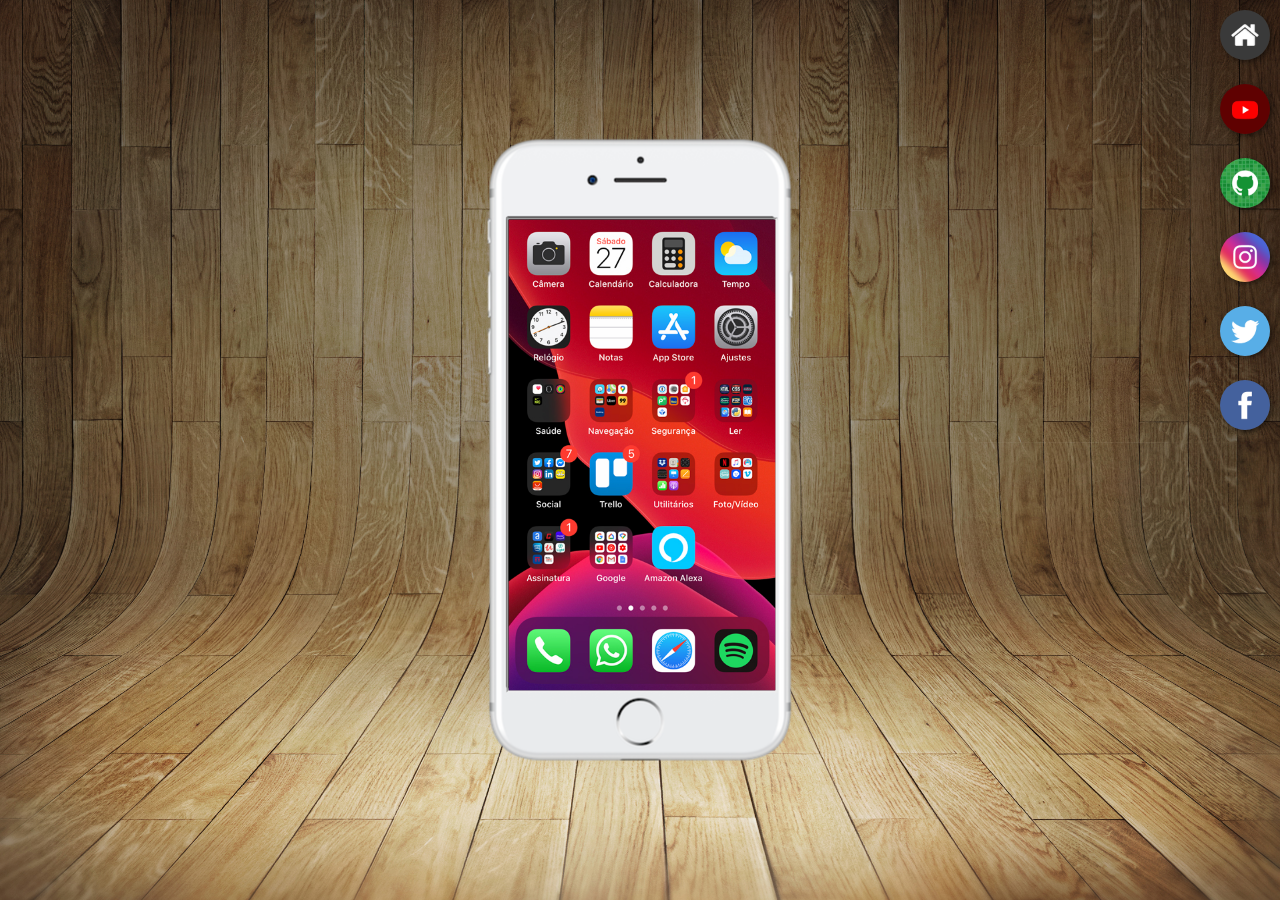
<file: index.html>
<!DOCTYPE html>
<html lang="pt-br">
<head>
    <meta charset="UTF-8">
    <meta name="viewport" content="width=device-width, initial-scale=1.0">
    <title>Projeto Redes Socias</title>
    <link rel="stylesheet" href="estilos/style.css">
    <link rel="shortcut icon" href="imagens/favicon.ico" type="image/x-icon">
</head>
<body>
    <main>
        <section id="telefone">
            <iframe src="home.html" name="tela" id="tela">
                Seu navegador não é compatível com isso.
            </iframe>
        </section>
        <section id="redes-sociais">
            <a href="home.html" target="tela"> <img src="imagens/logo-home.jpg" alt="home"></a><br>
            <a href="youtube.html" target="tela"><img src="imagens/logo-youtube.jpg" alt="YouTube"></a><br>
            <a href="github.html" target="tela"><img src="imagens/logo-github.jpg" alt="GitHub"></a><br>
            <a href="instagram.html" target="tela"> <img src="imagens/logo-instagram.jpg" alt="Instagram"></a><br>
            <a href="twitter.html" target="tela"><img src="imagens/logo-twitter.jpg" alt="Twitter"></a><br>
            <a href="facebool.html" target="tela"> <img src="imagens/logo-facebook.jpg" alt="Facebook"></a><br>
        </section>
    </main>
</body>
</html>
</file>
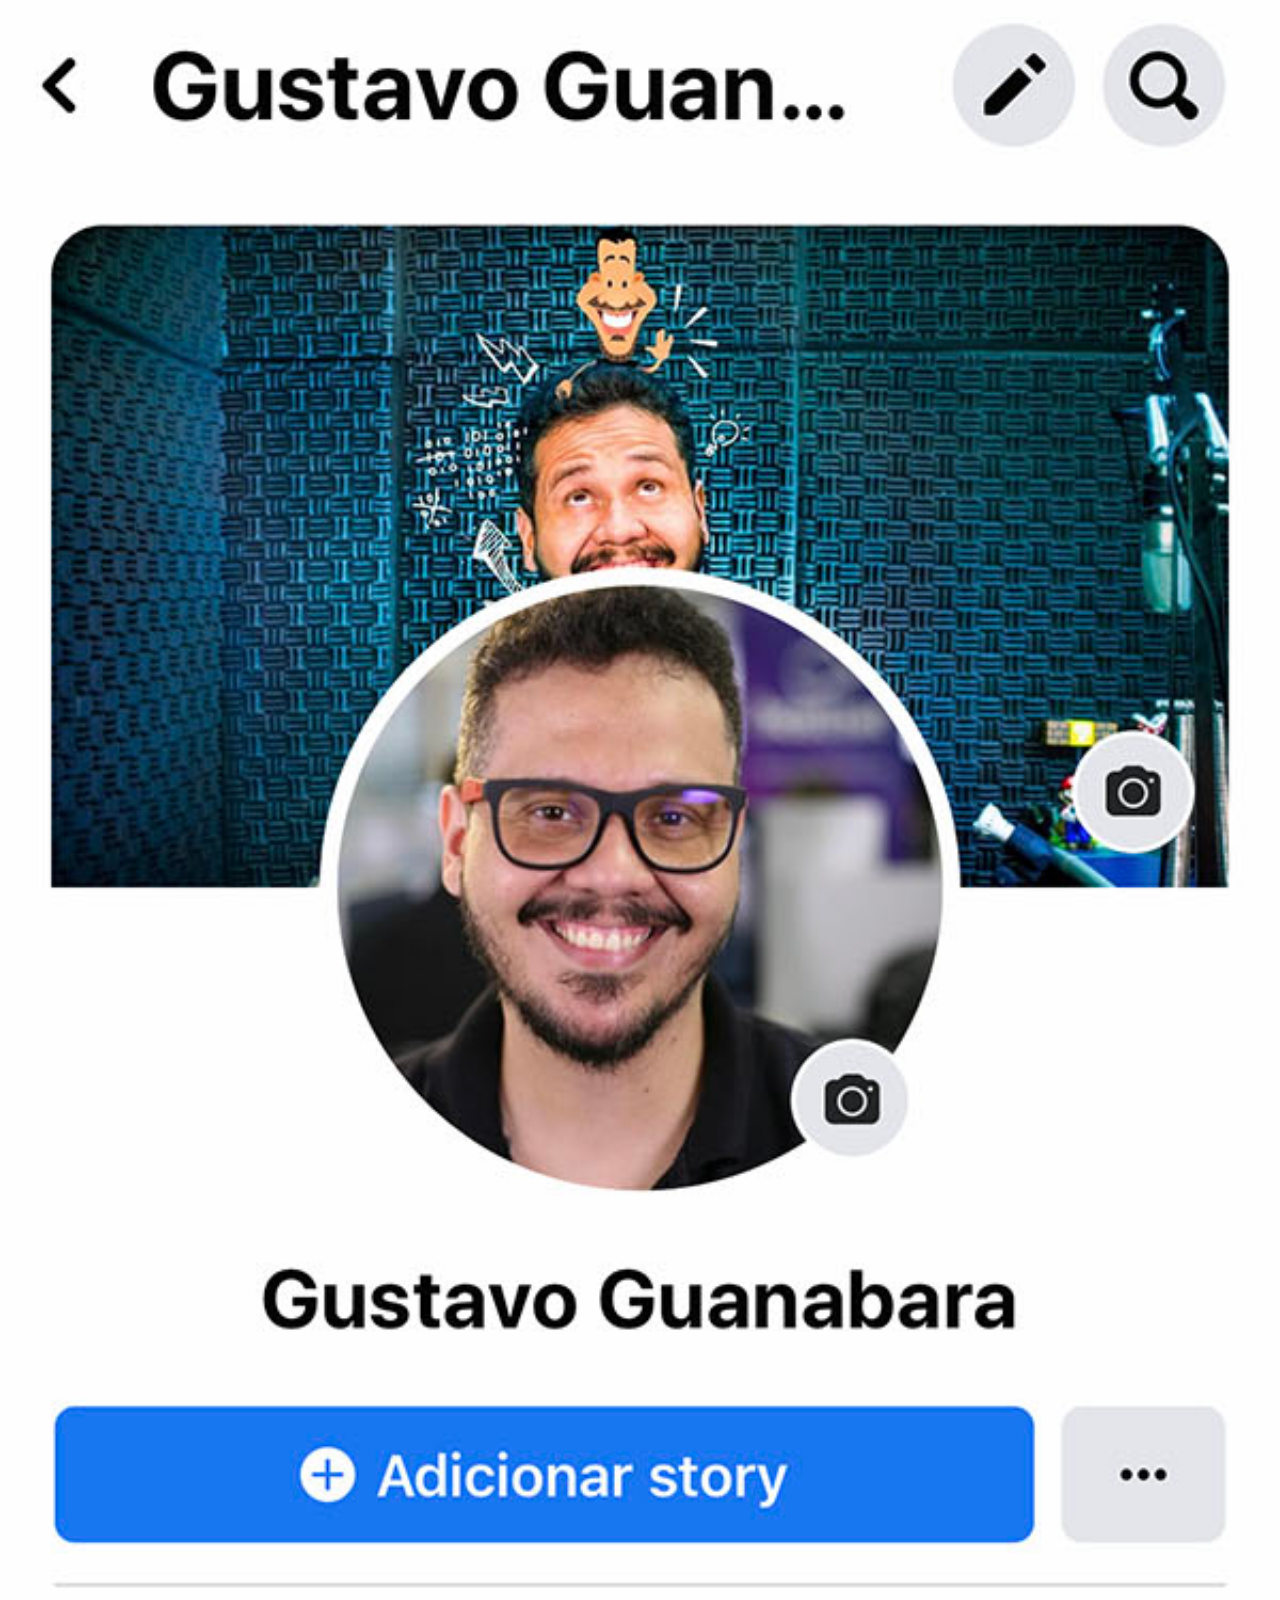
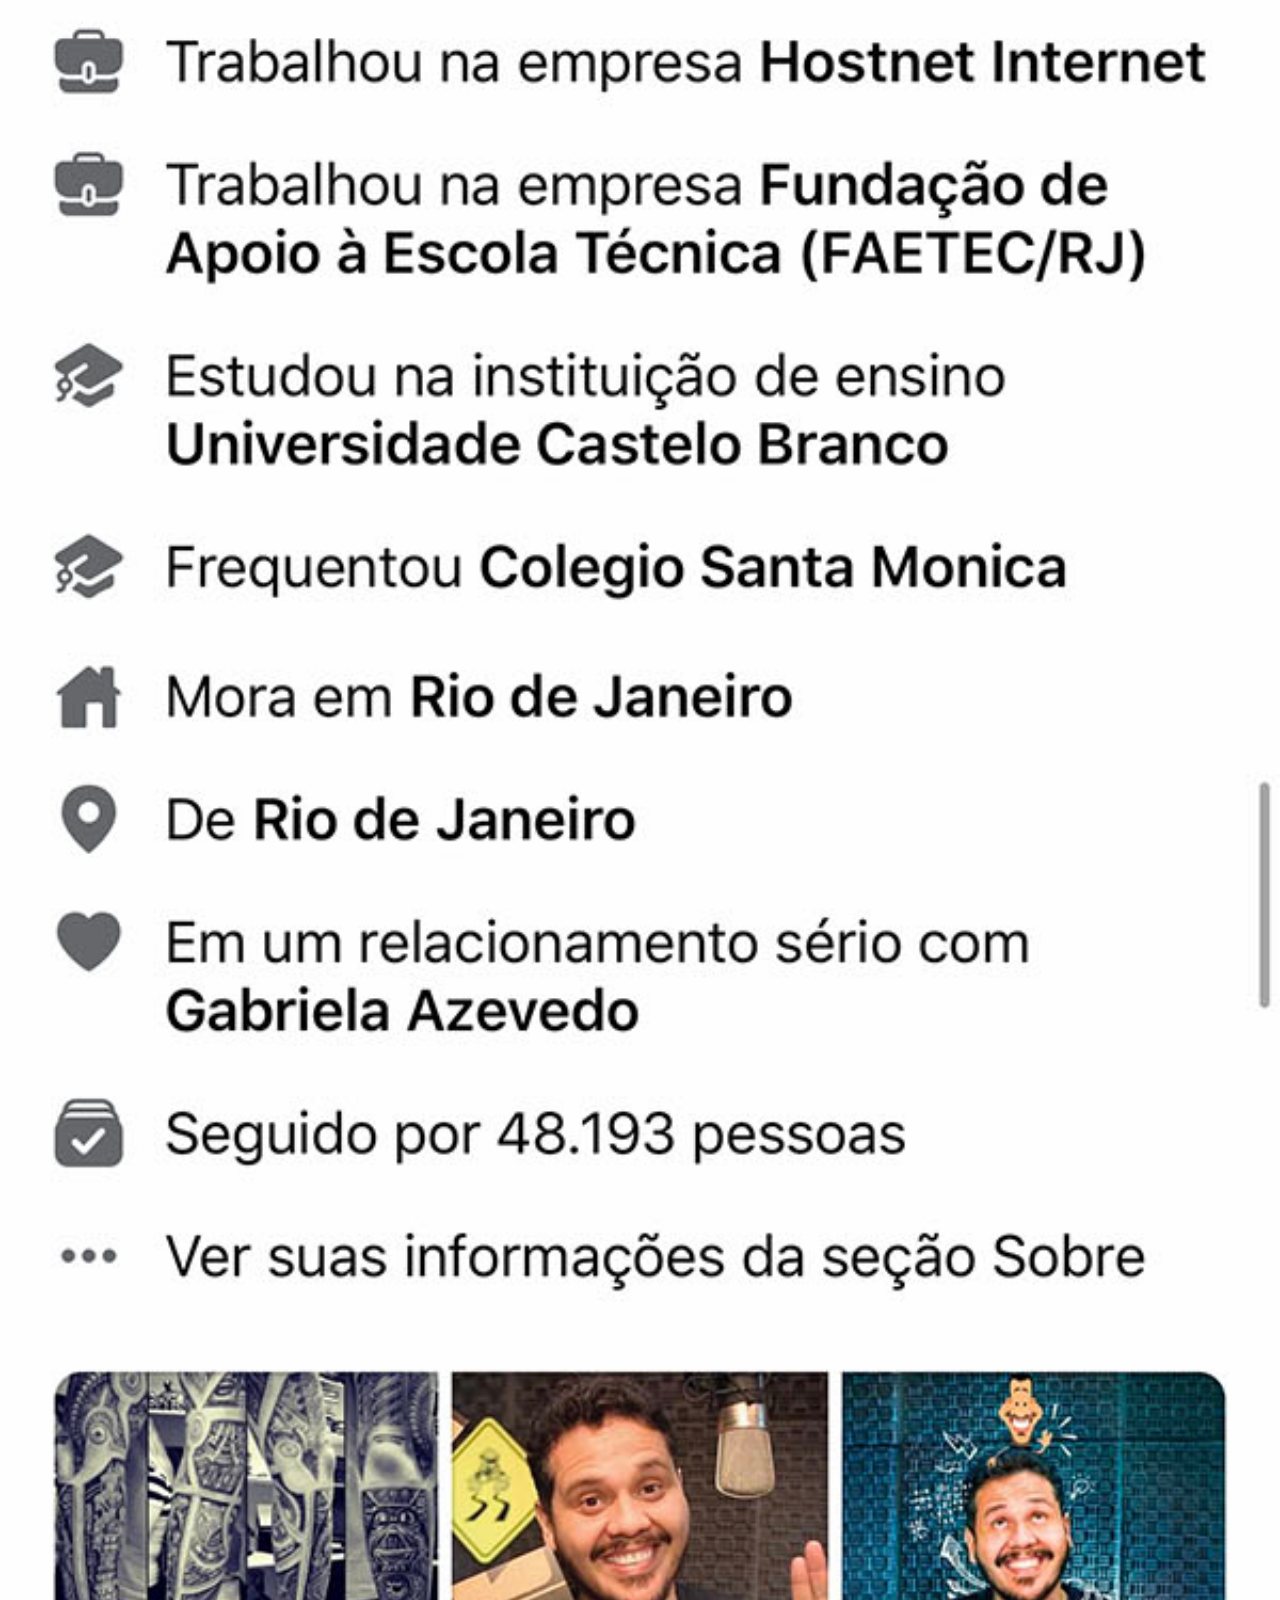
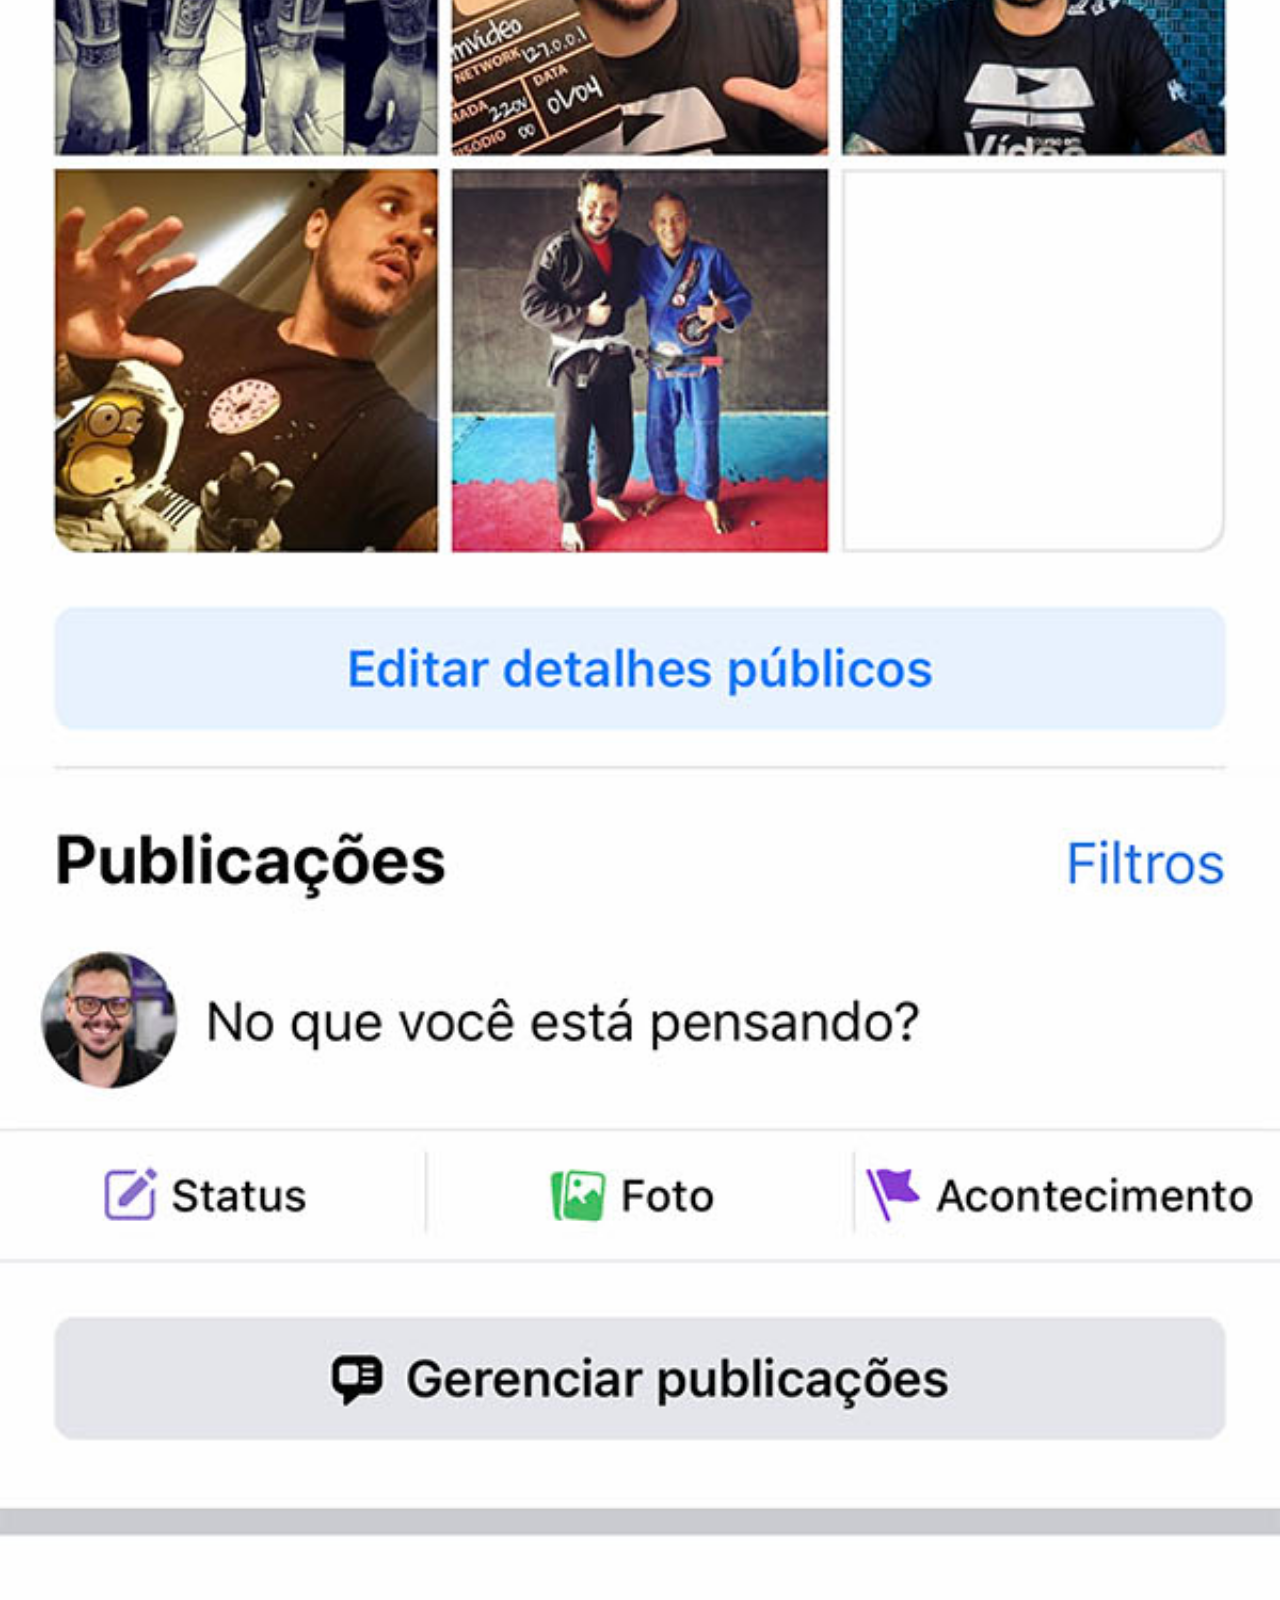
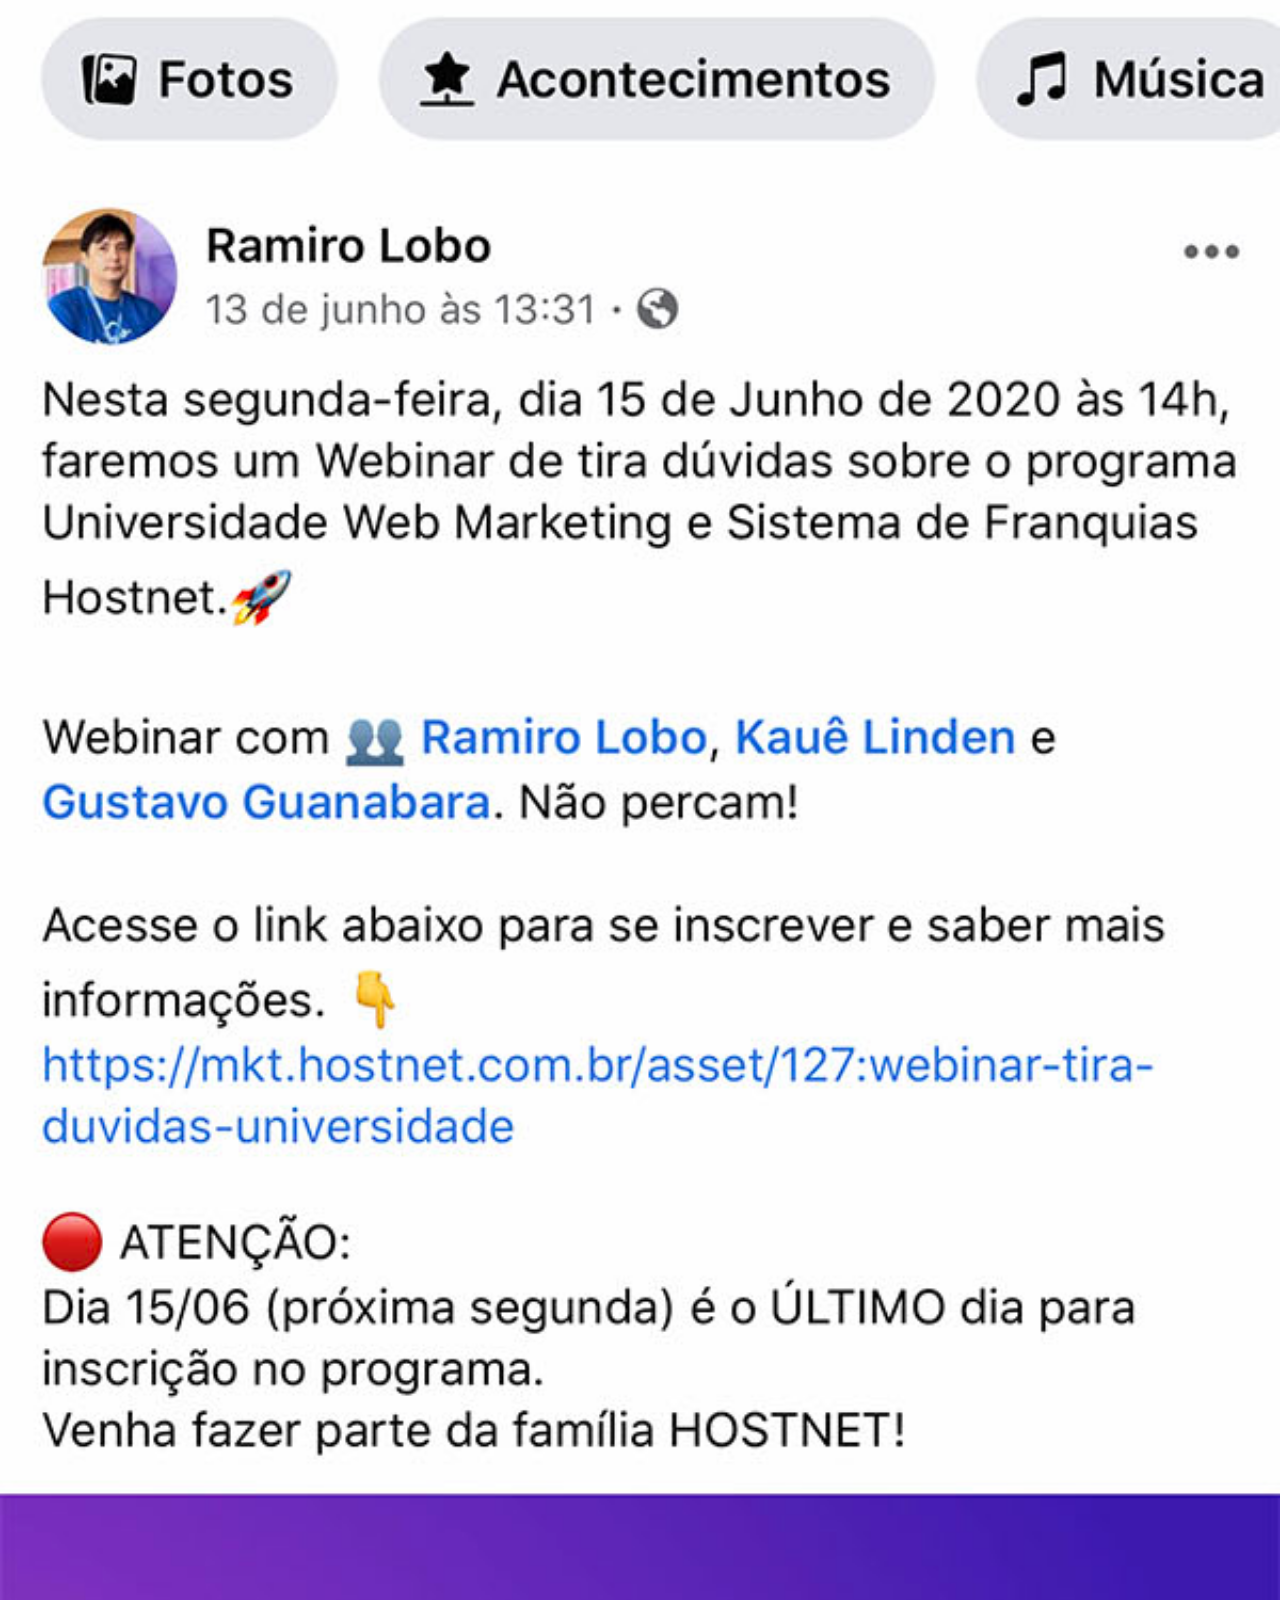
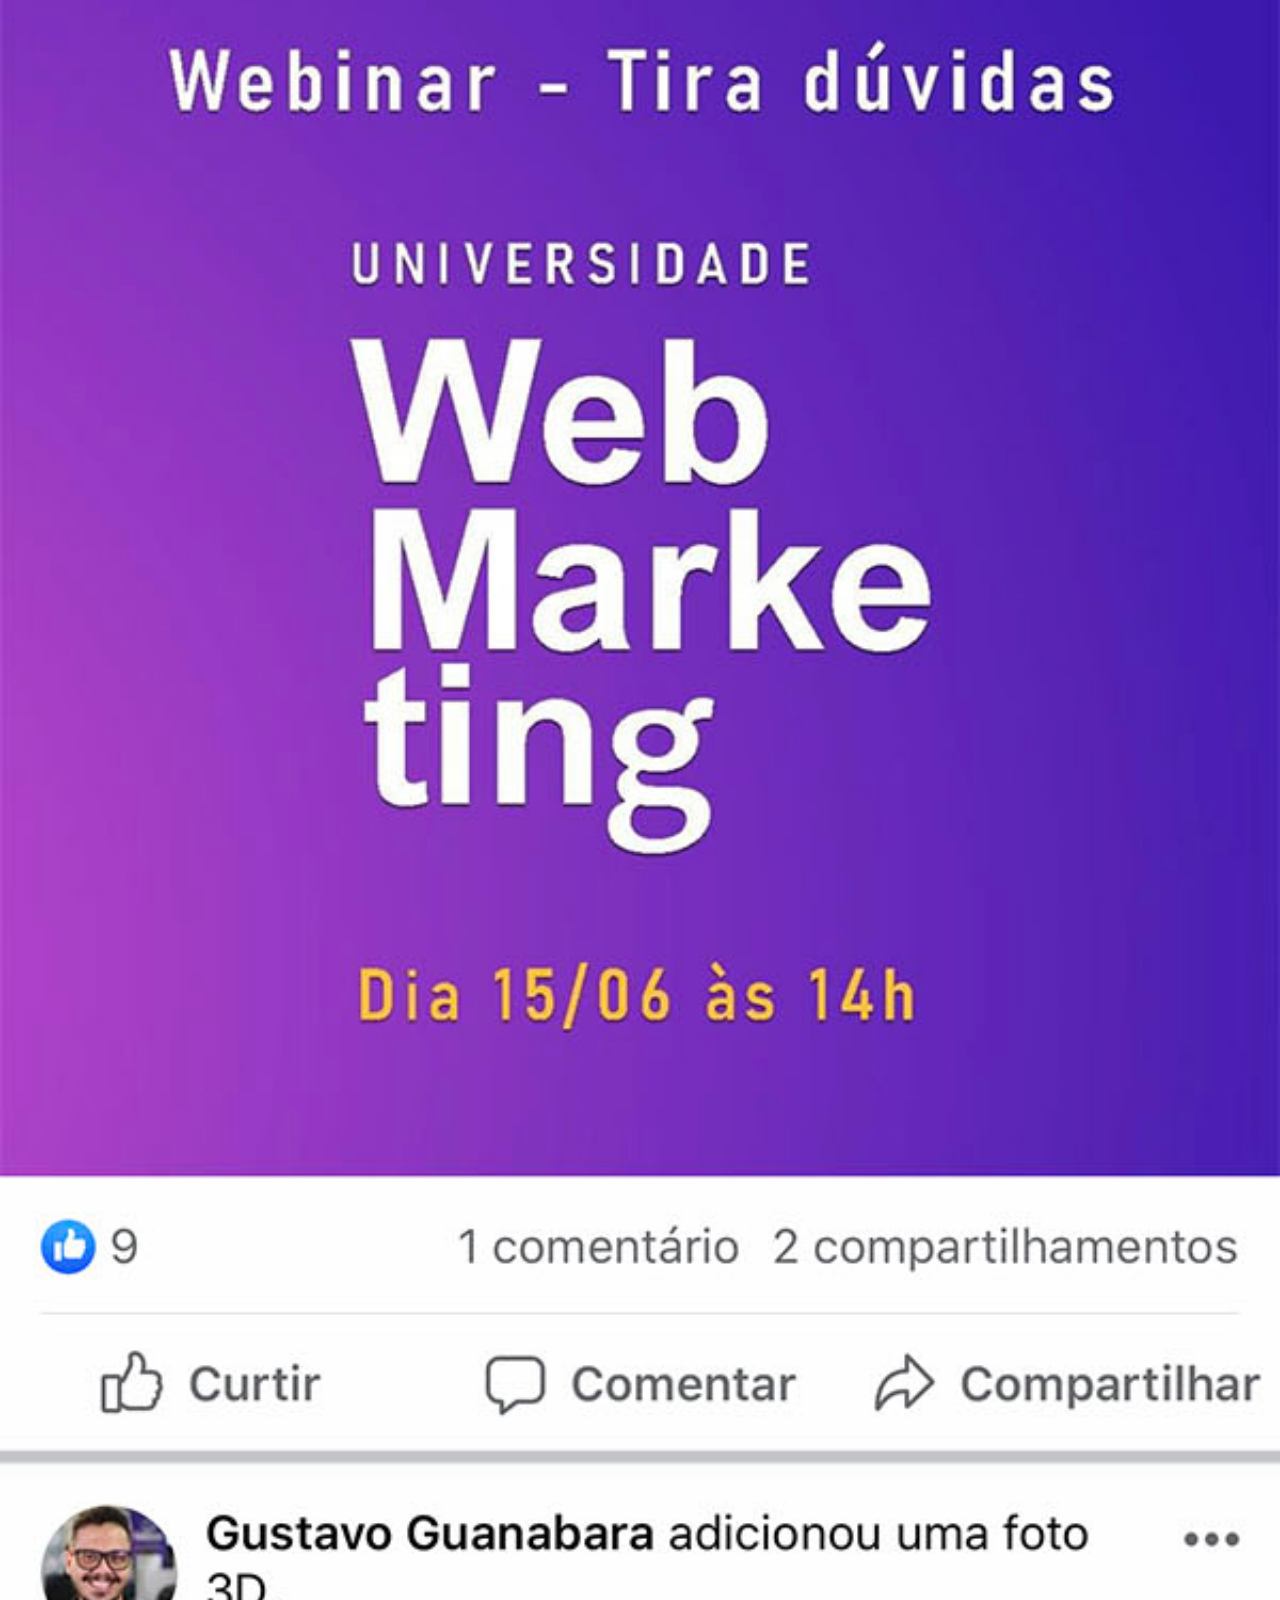
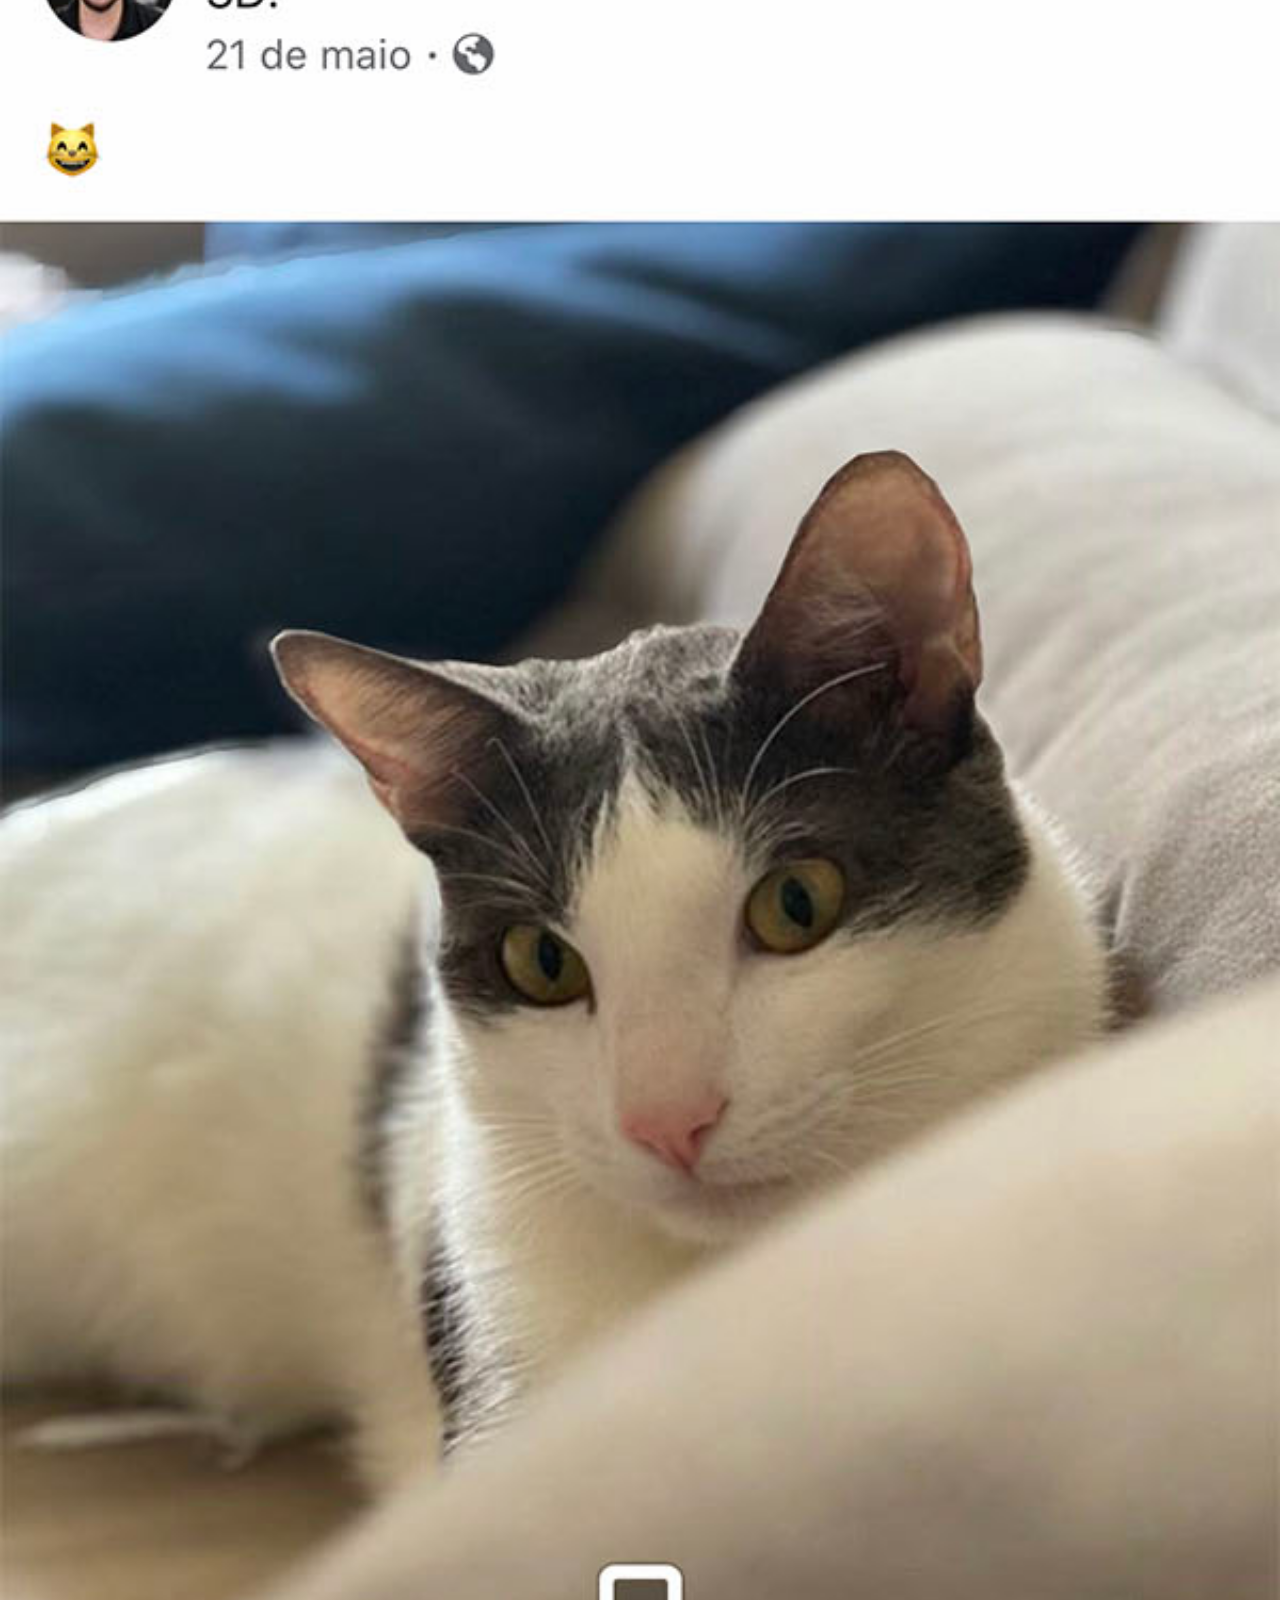
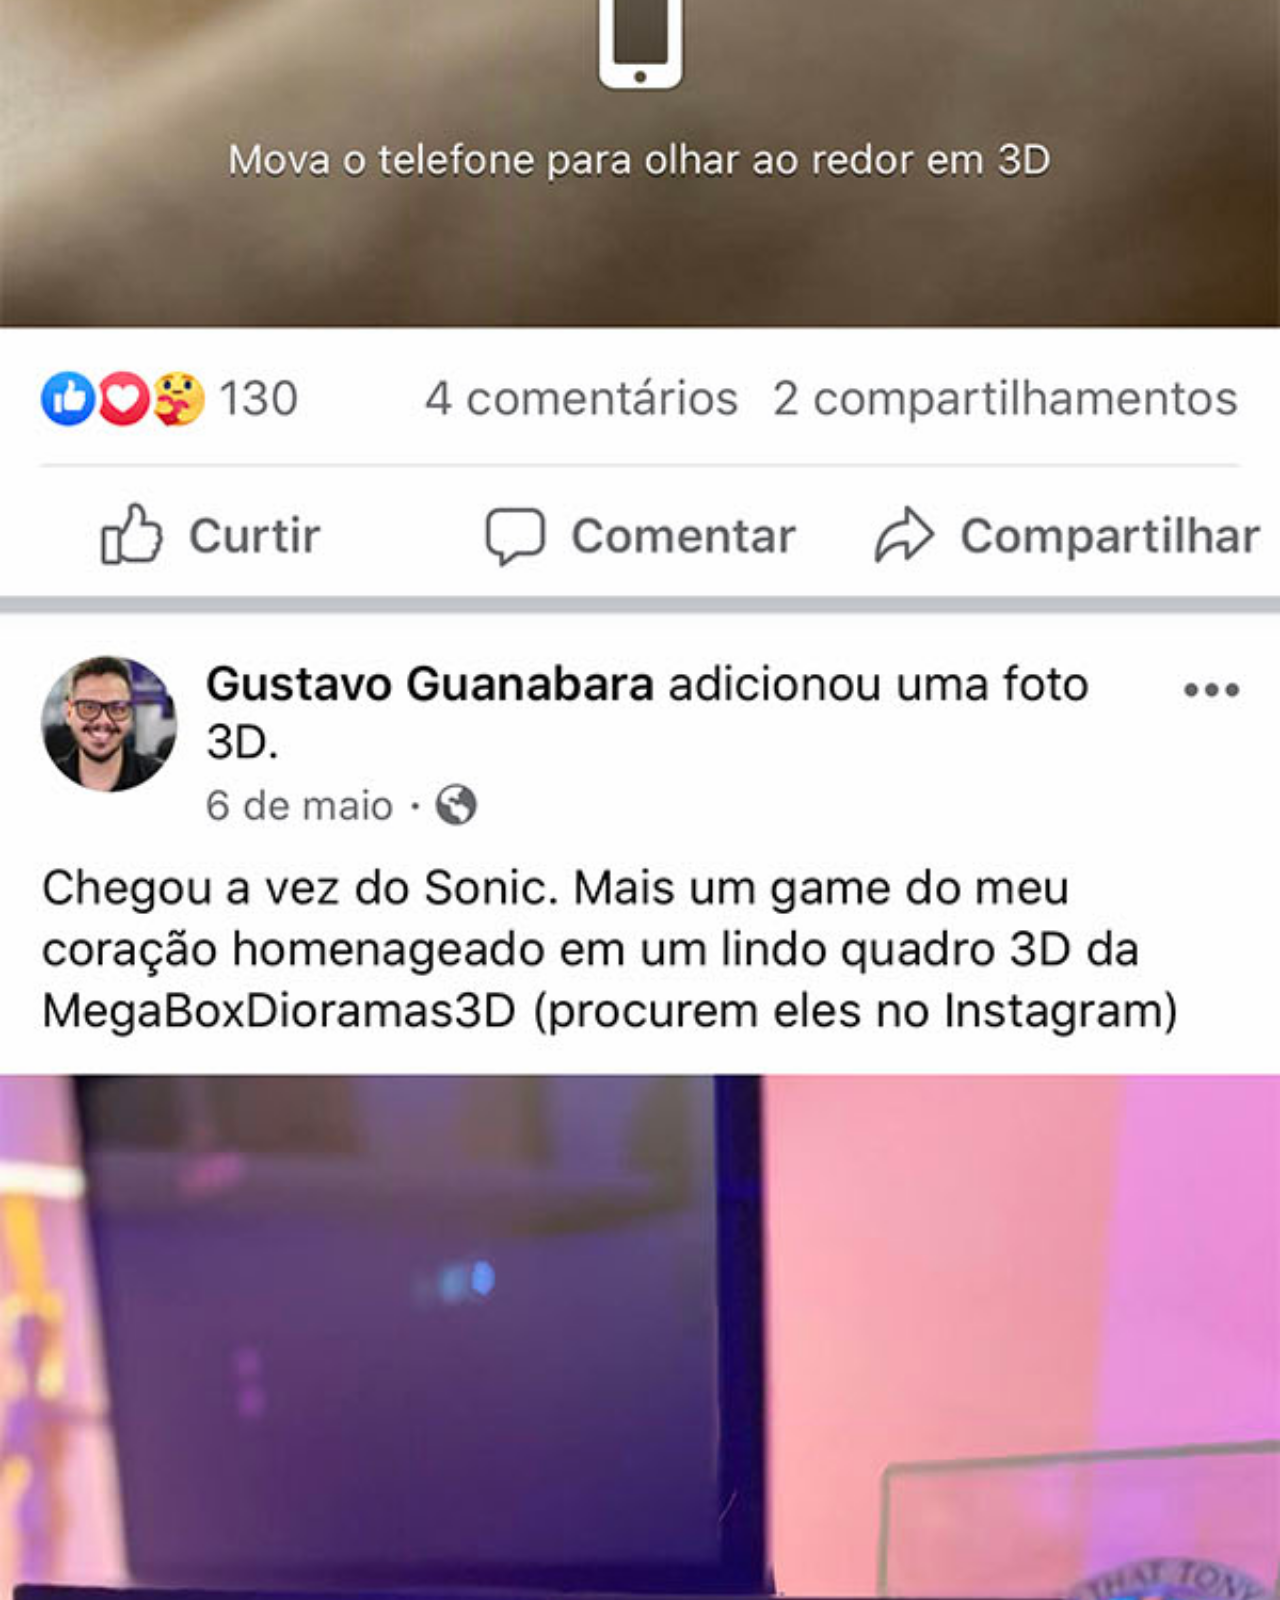
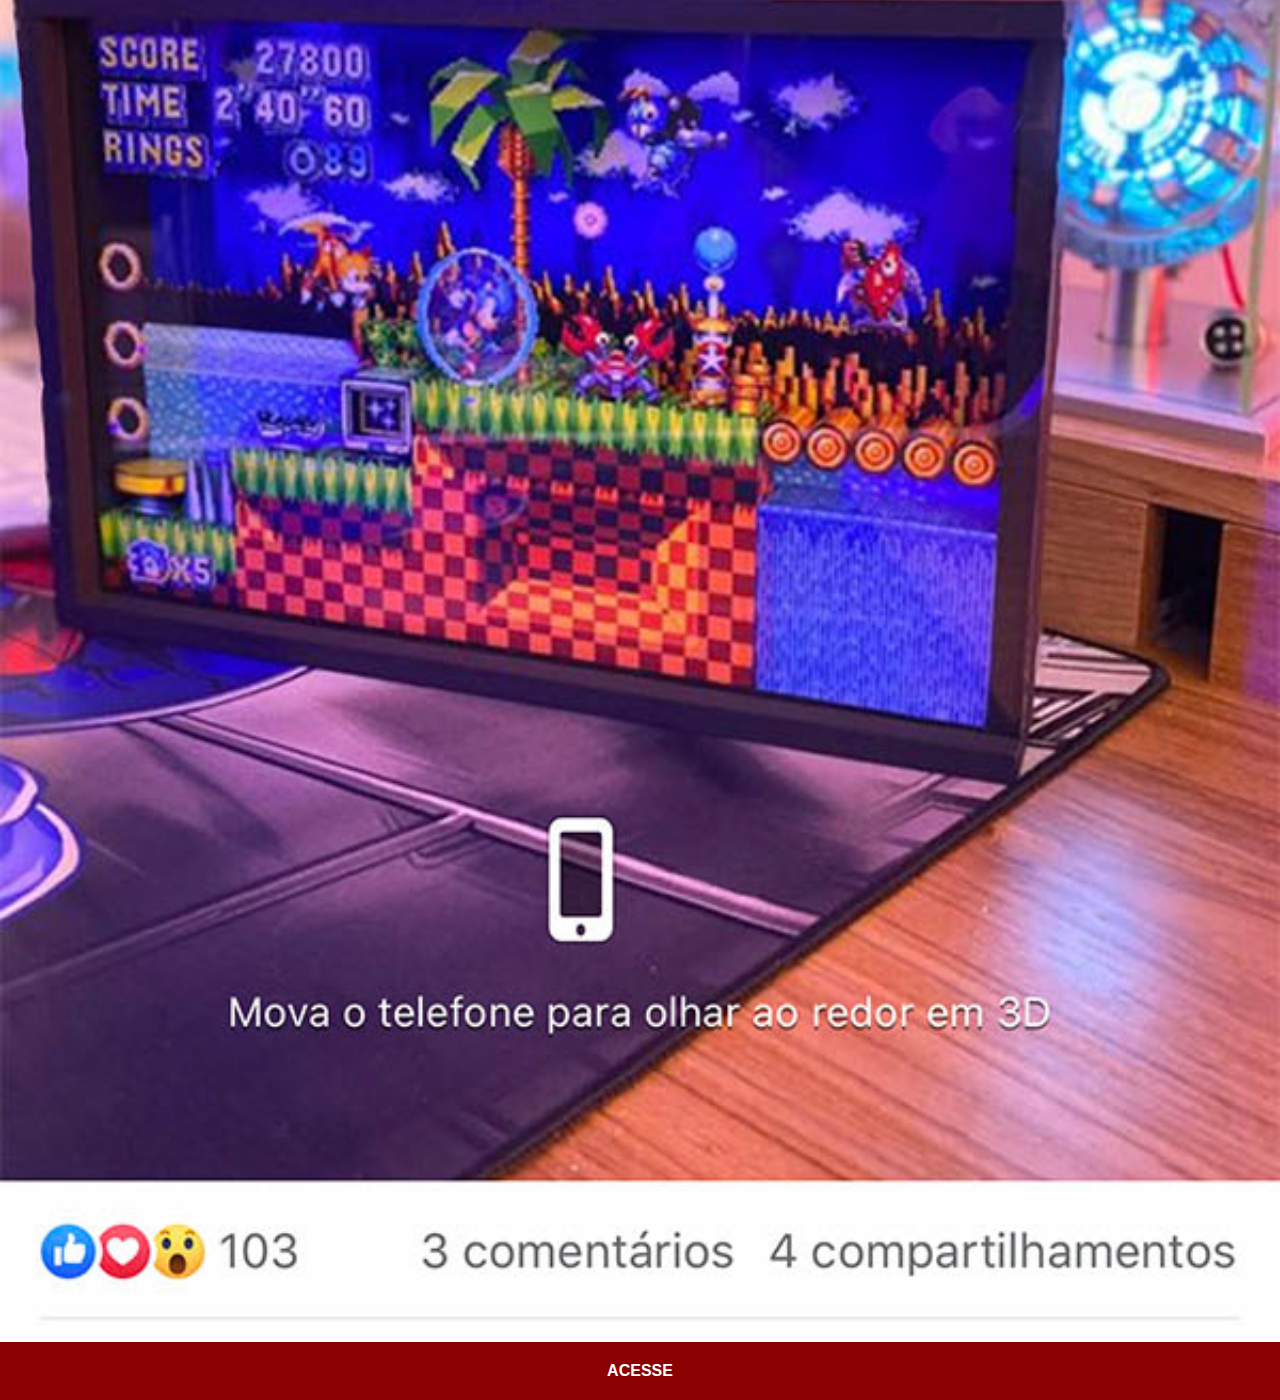
<file: facebool.html>
<!DOCTYPE html>
<html lang="pt-br">
<head>
    <meta charset="UTF-8">
    <meta name="viewport" content="width=device-width, initial-scale=1.0">
    <title>Facebook</title>
    <link rel="stylesheet" href="estilos/social.css">
</head>
<body>
    <img src="imagens/tela-facebook.jpg" alt="Facebook">
    <a href="https://www.facebook.com/CursosEmVideo/" target="_blank">ACESSE</a>
</body>
</html>
</file>
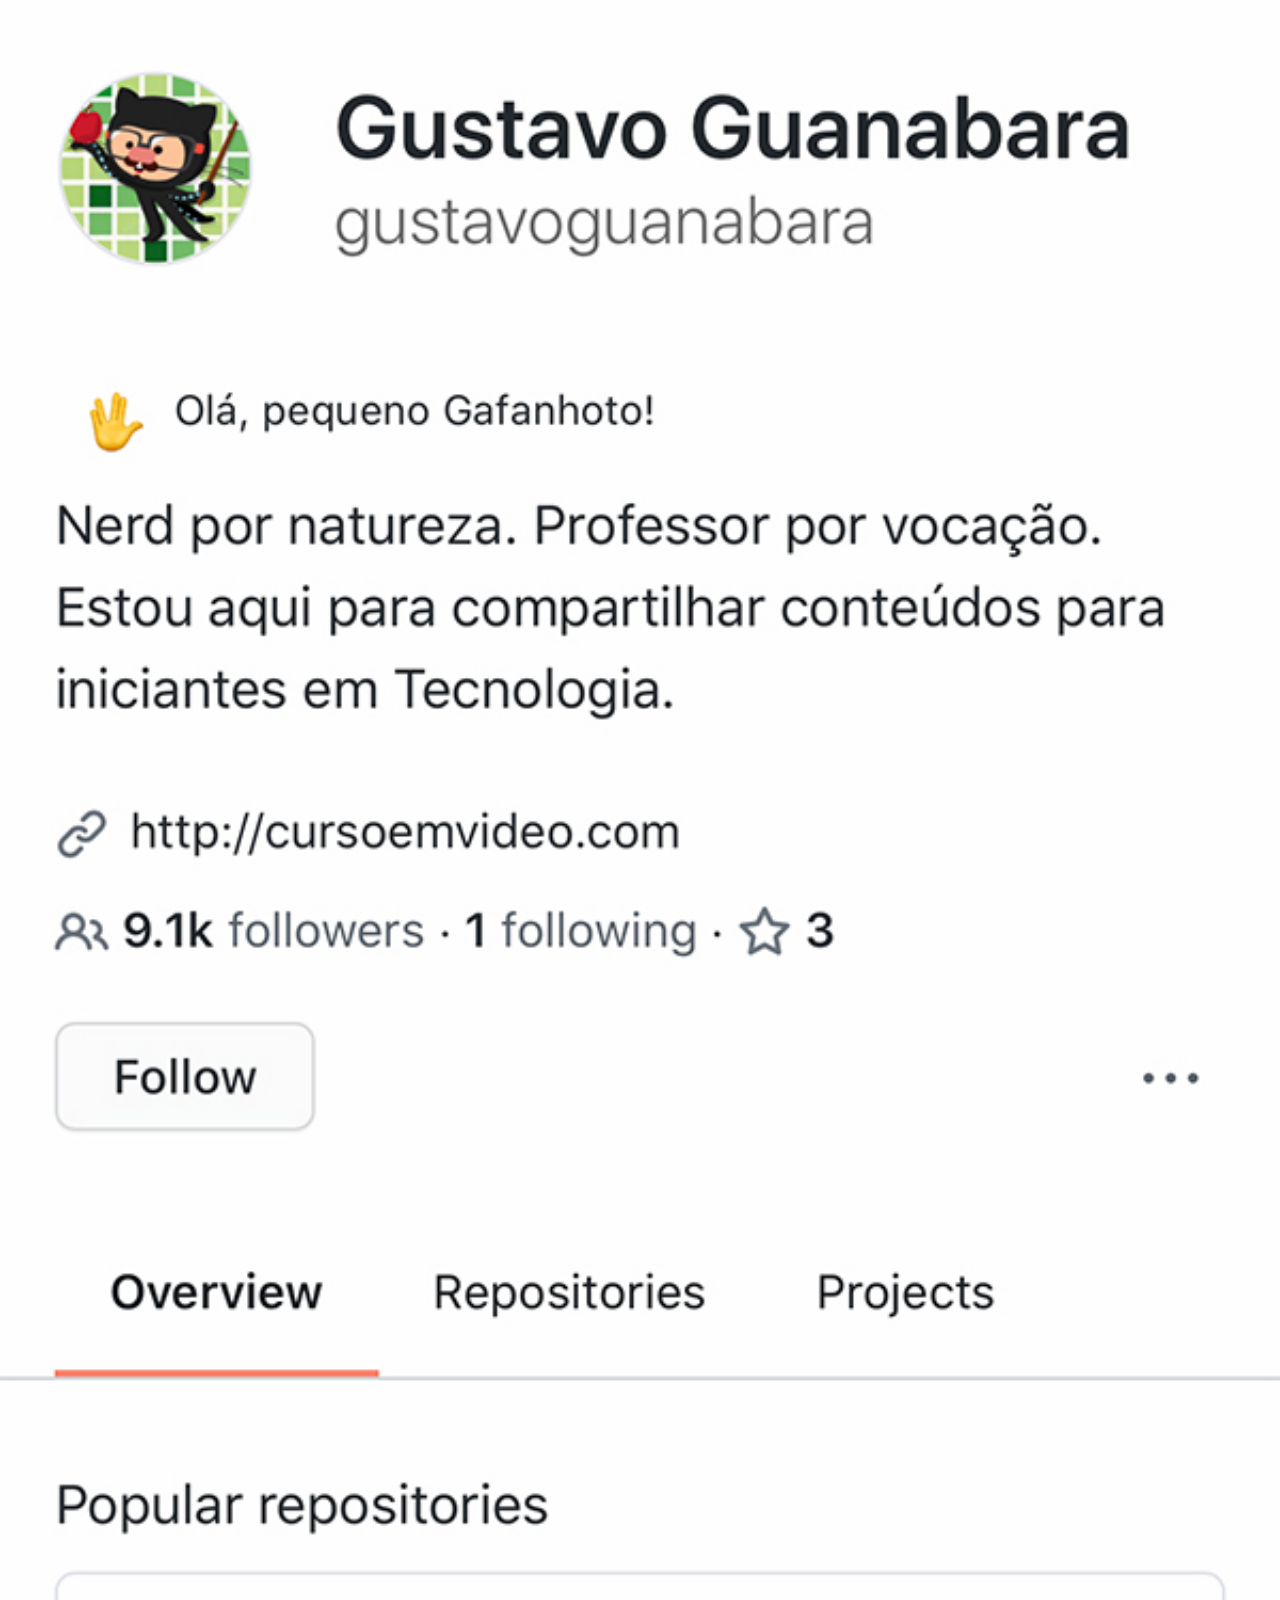
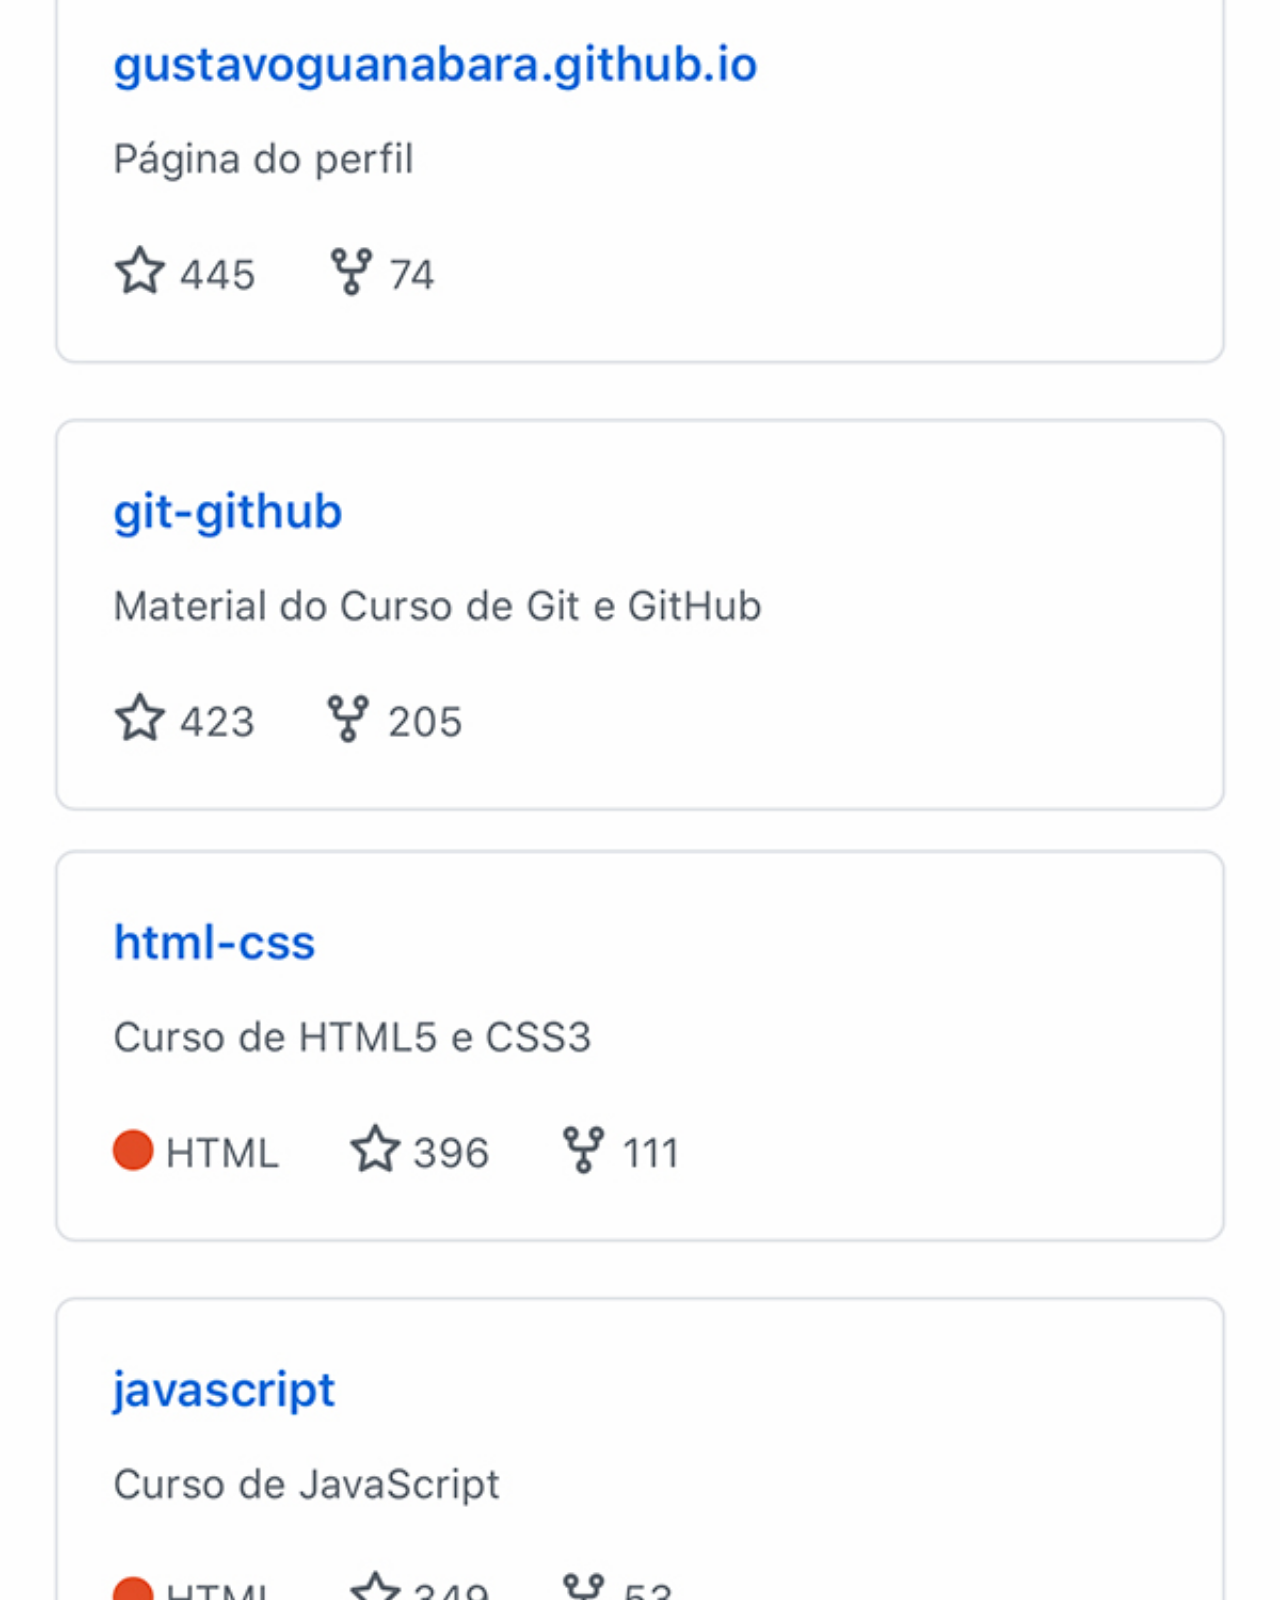
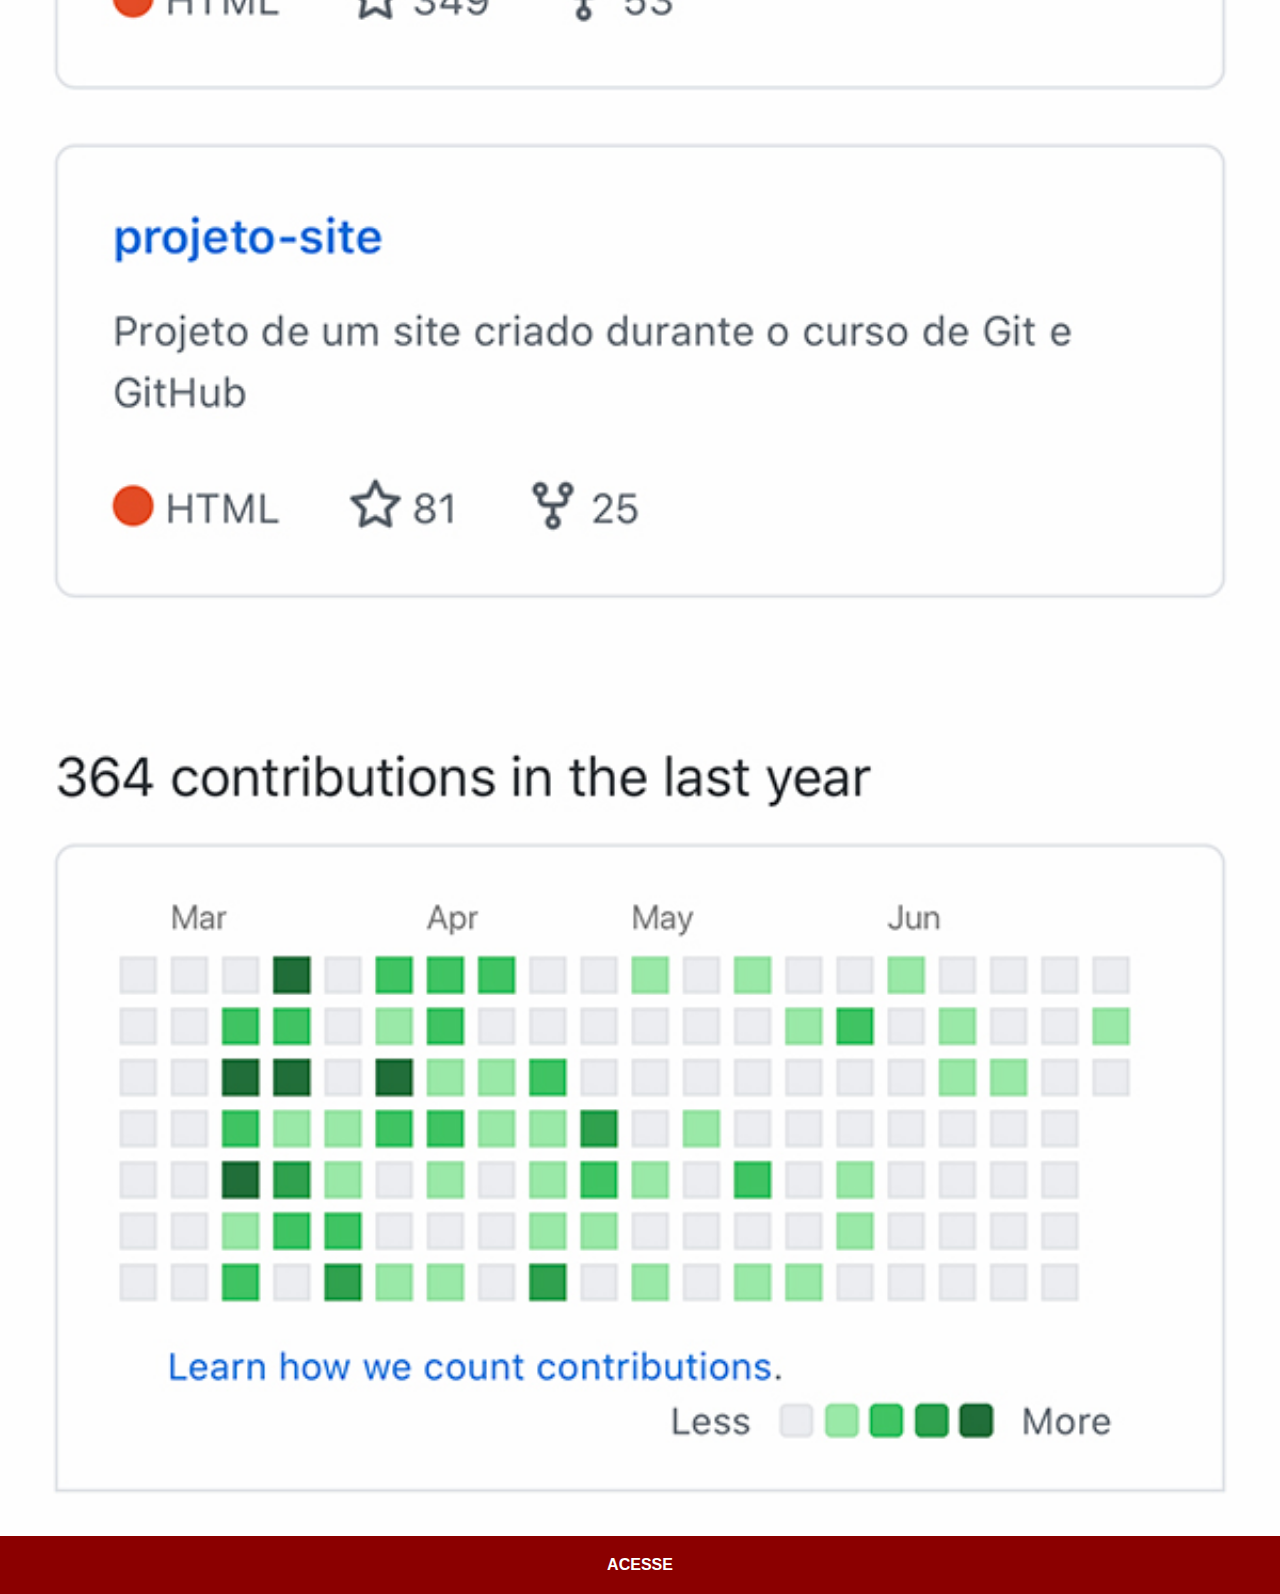
<file: github.html>
<!DOCTYPE html>
<html lang="pt-br">
<head>
    <meta charset="UTF-8">
    <meta name="viewport" content="width=device-width, initial-scale=1.0">
    <title>GitHub</title>
    <link rel="stylesheet" href="estilos/social.css">
</head>
<body>
    <img src="imagens/tela-github.jpg" alt="GitHub">
    <a href="https://github.com/MateusReisz" target="_blank">ACESSE</a>
</body>
</html>
</file>
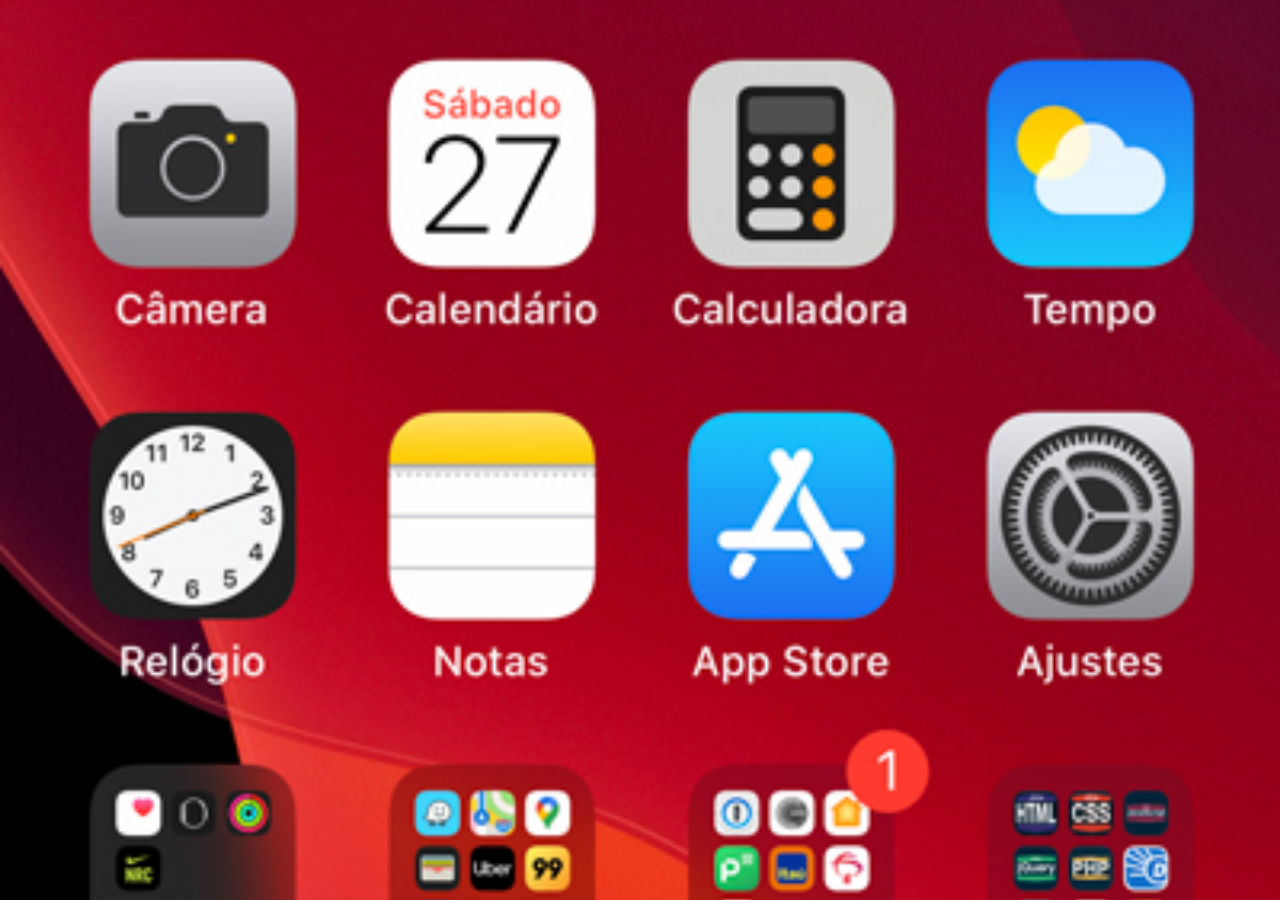
<file: home.html>
<!DOCTYPE html>
<html lang="pt-br">
<head>
    <meta charset="UTF-8">
    <meta name="viewport" content="width=device-width, initial-scale=1.0">
    <title>Home</title>
    <style>
        *{
            margin: 0px;
            padding: 0px;
        }
        body{
            width: 100vw;
            height: 100vh;
            background:black url(imagens/tela-home.jpg) no-repeat top center ;
            background-size: cover;
        }
    </style>
</head>
<body>
    
</body>
</html>
</file>
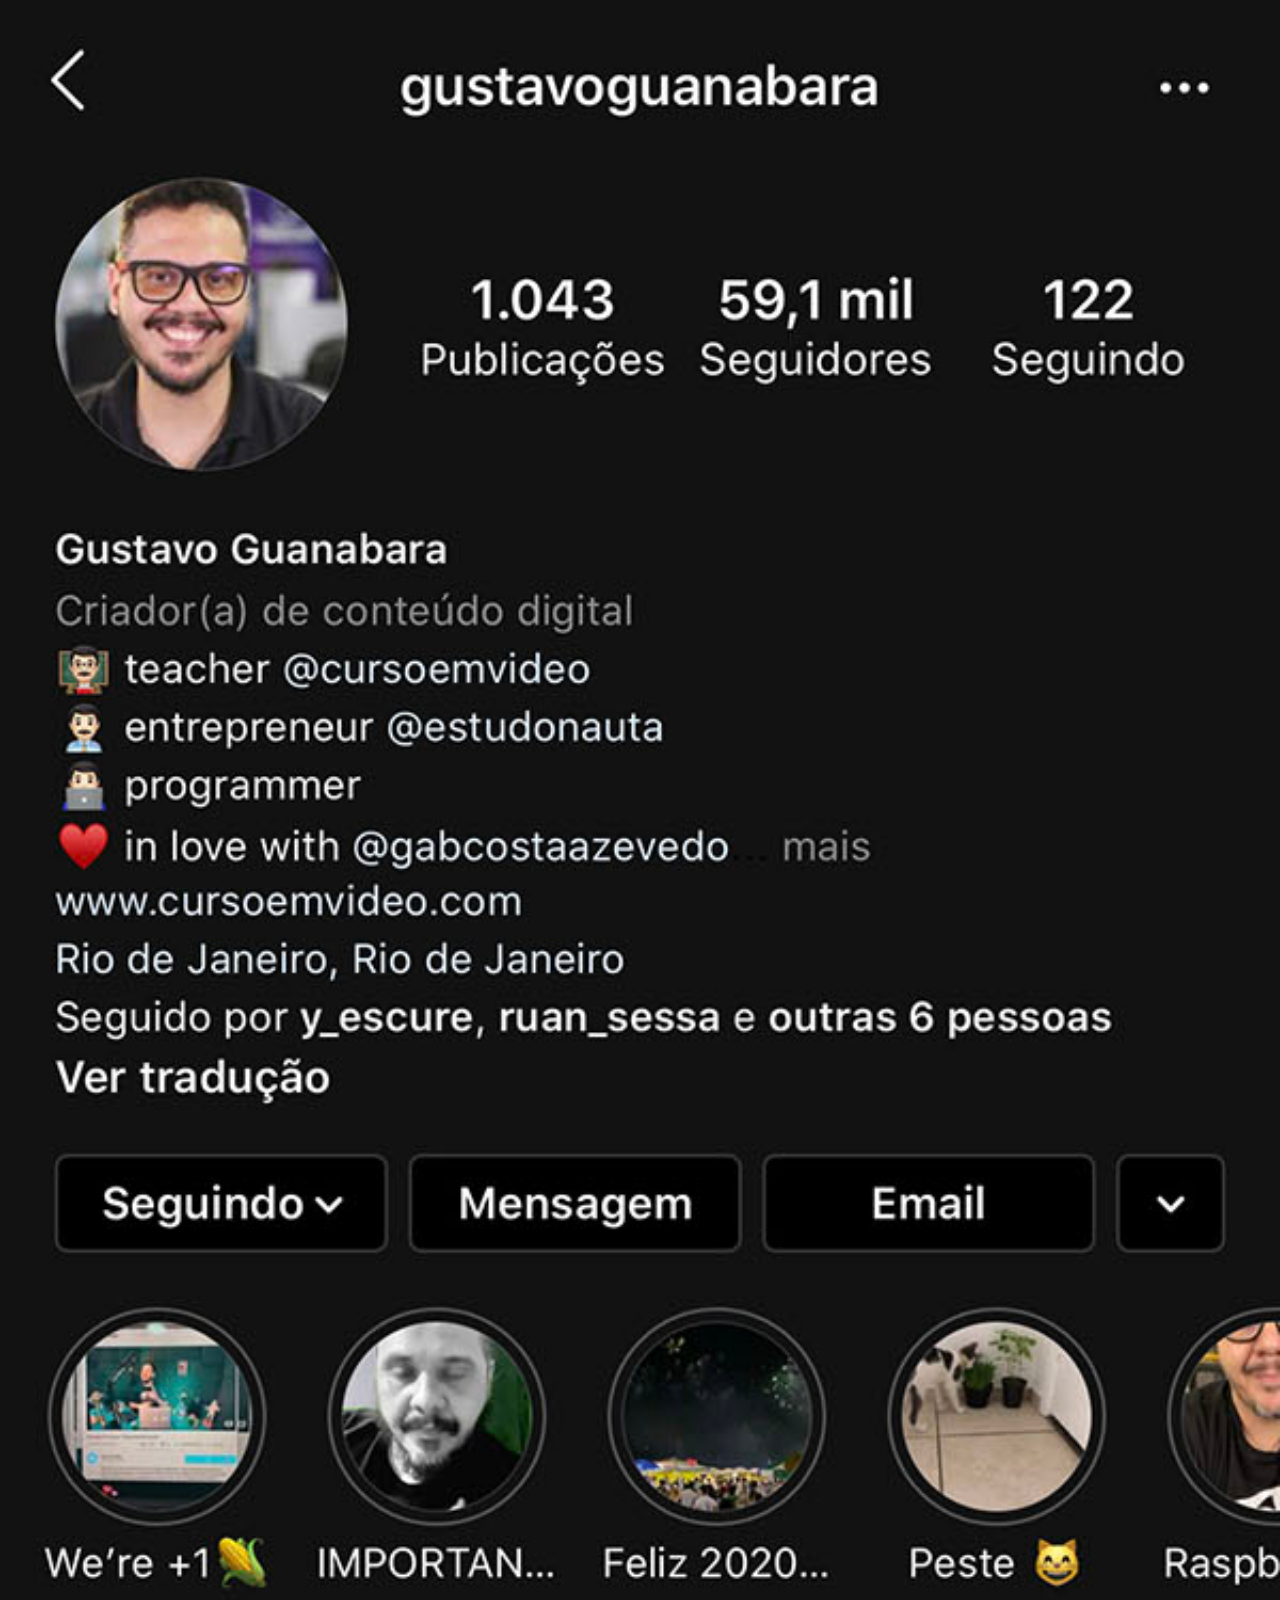
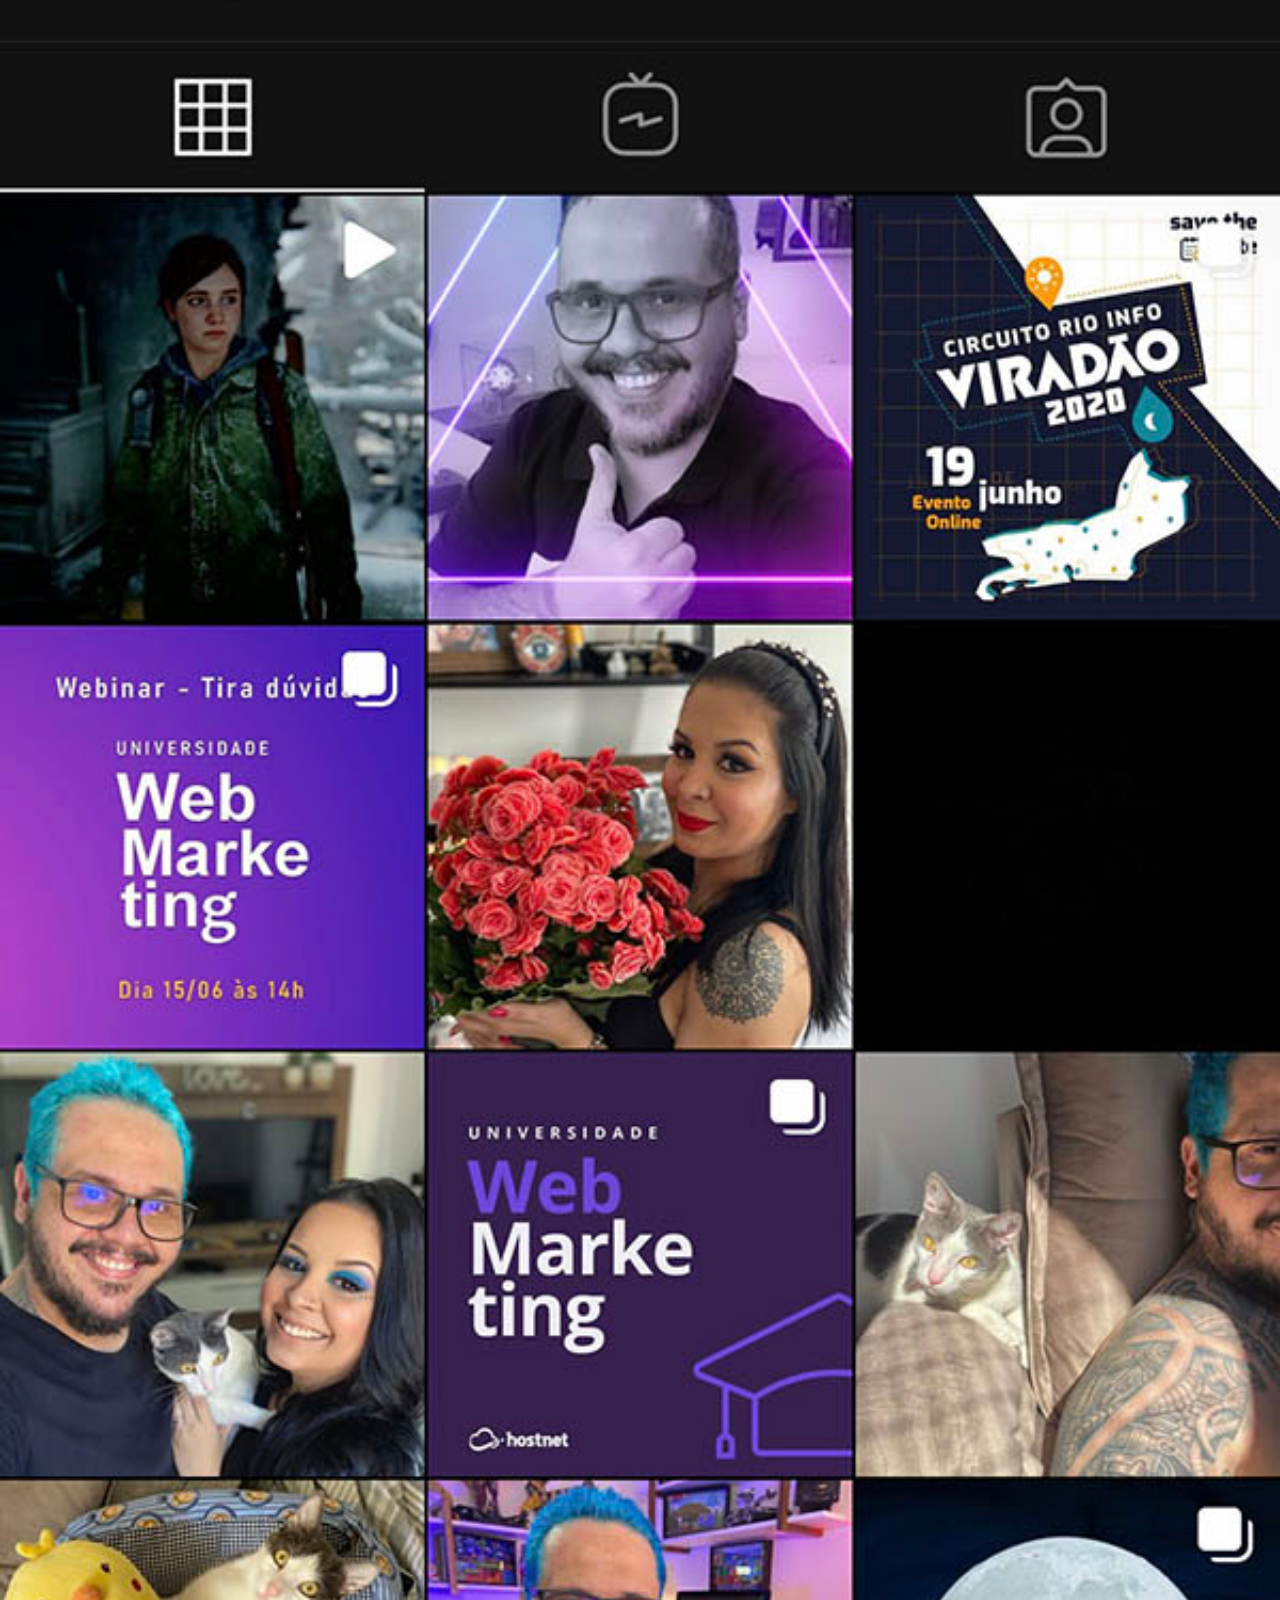
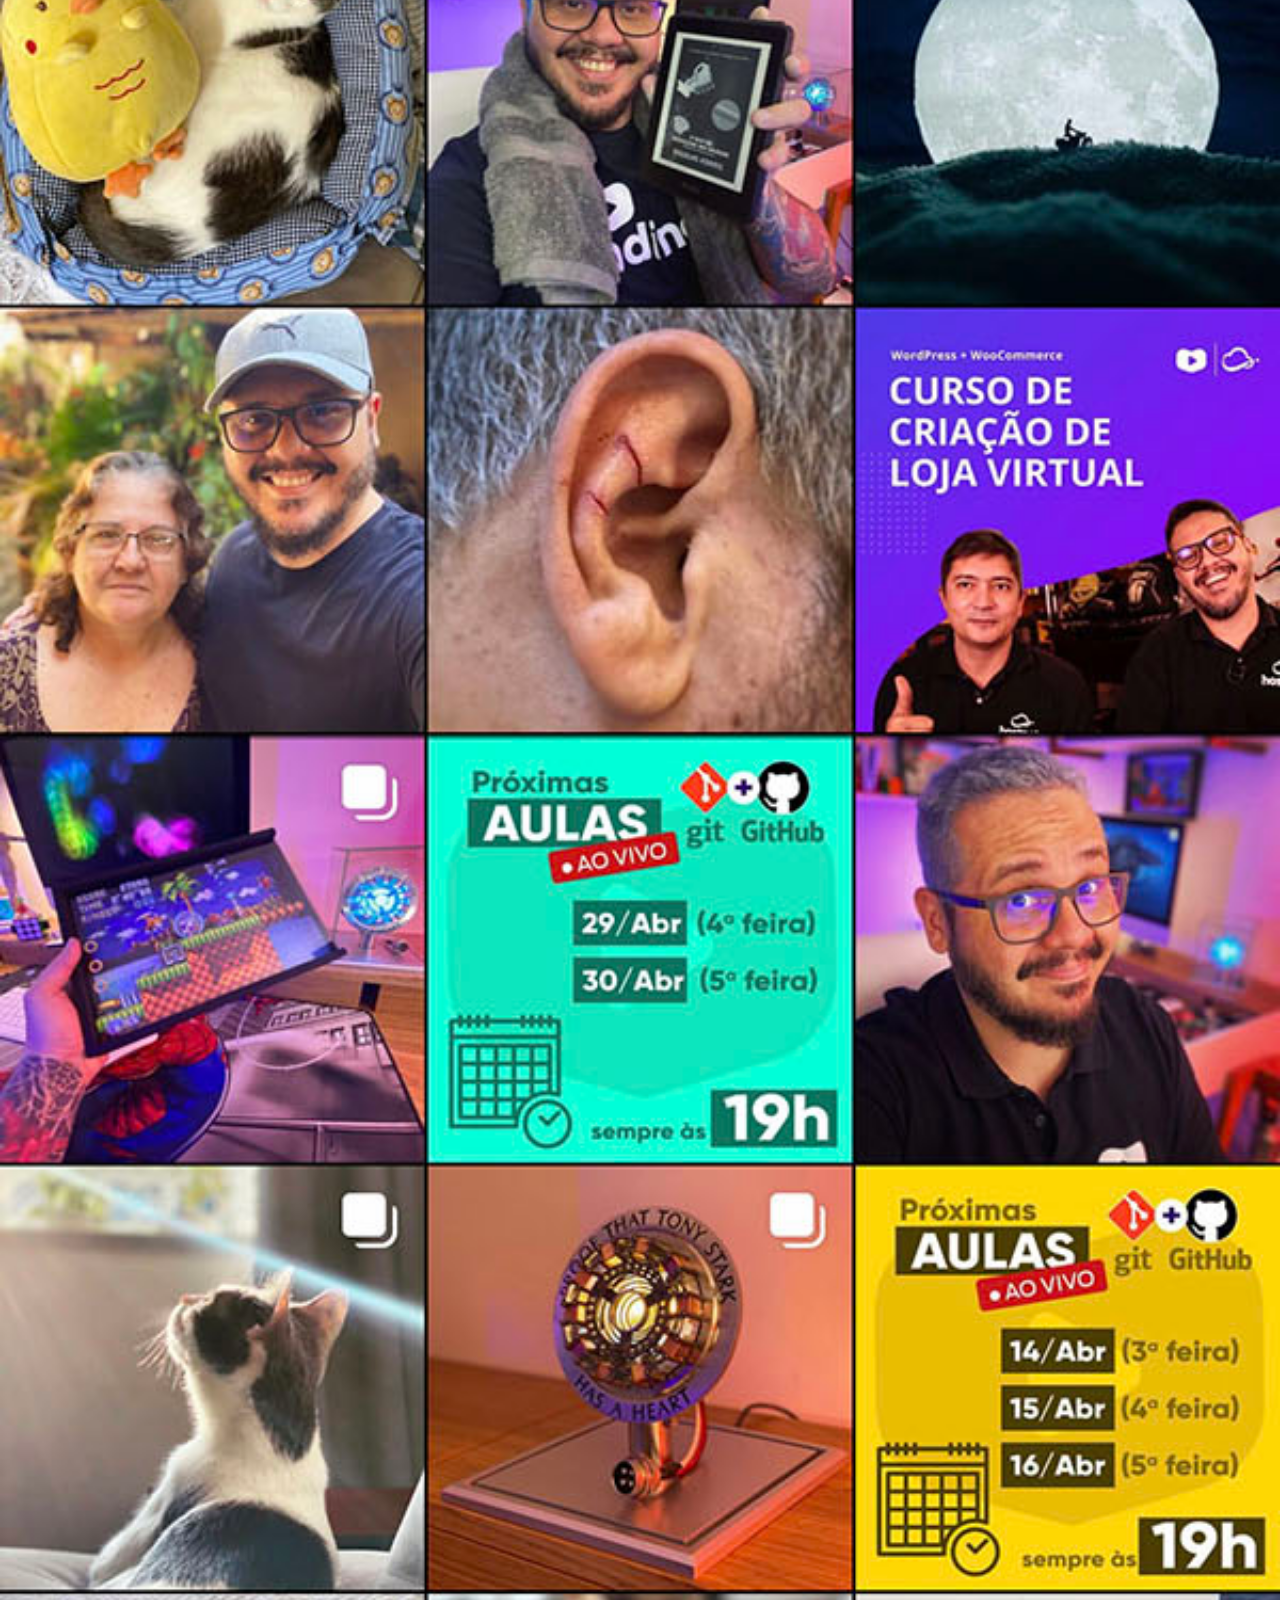
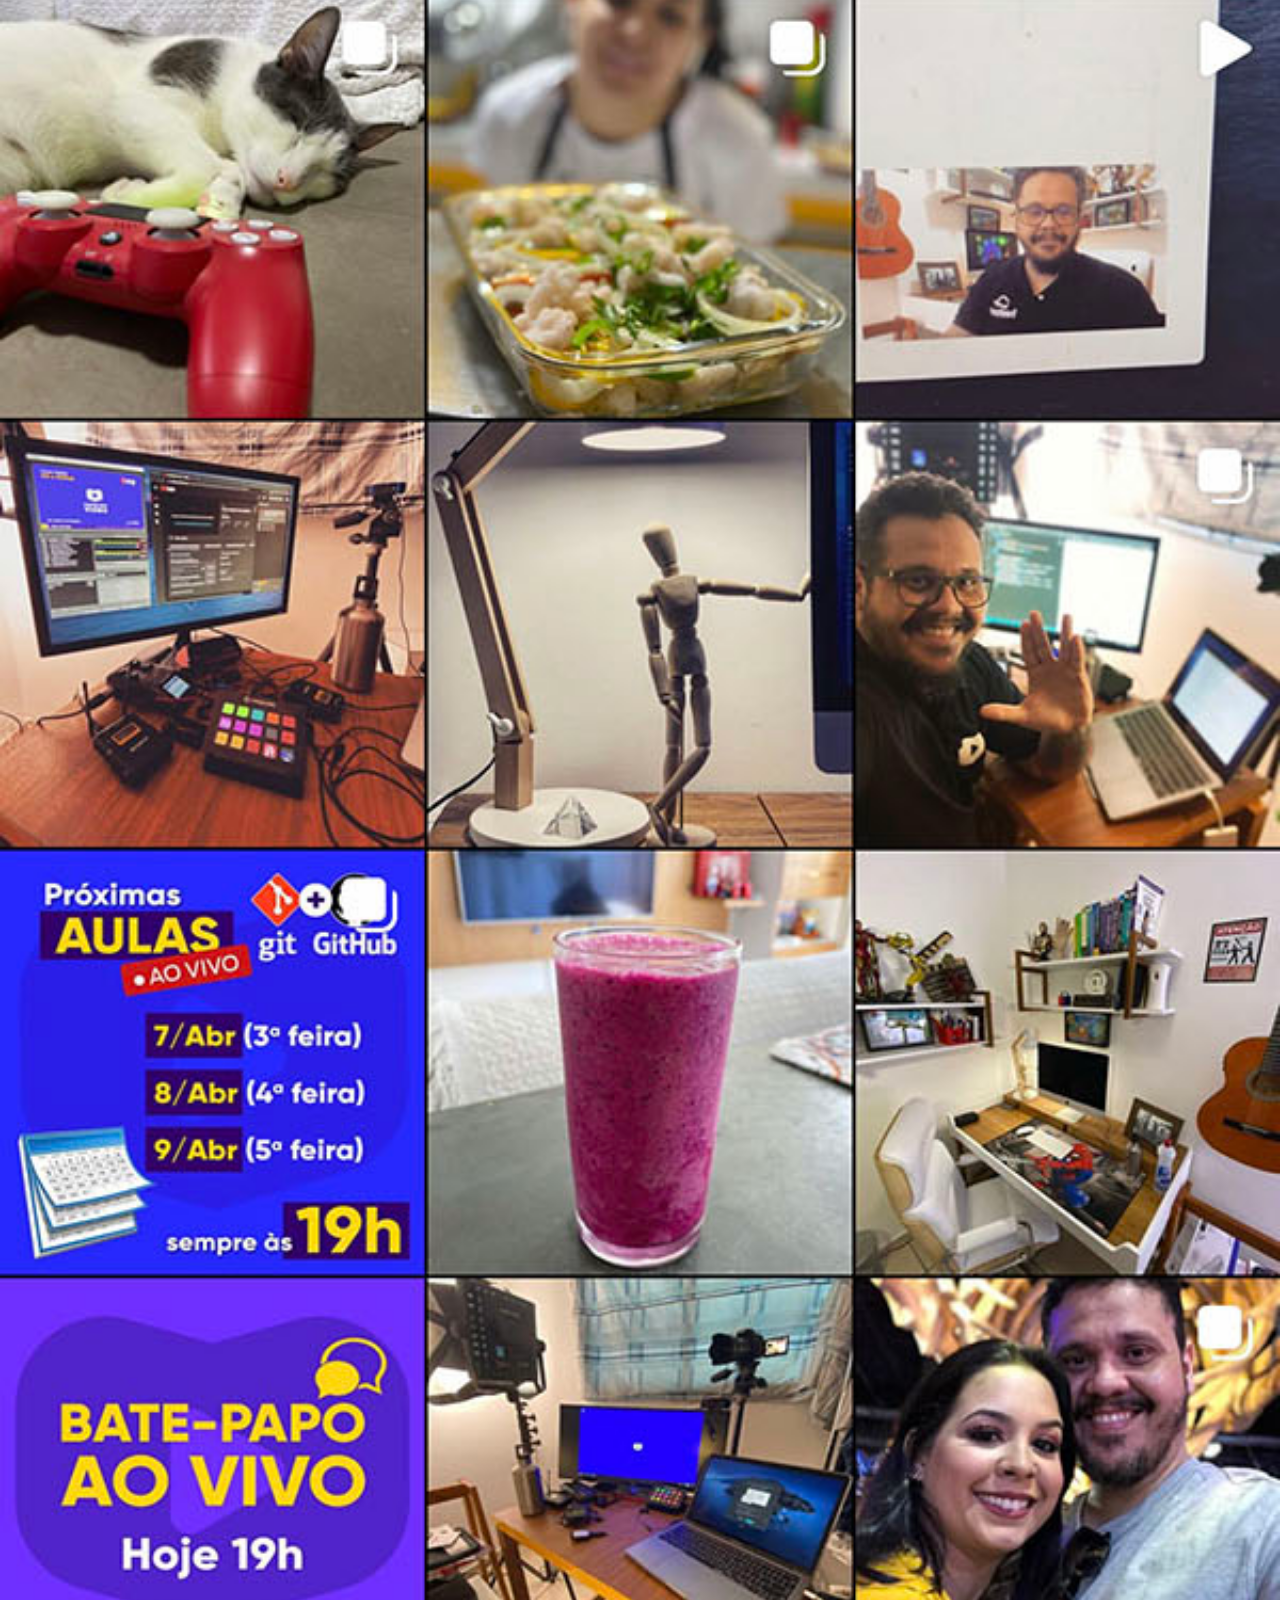
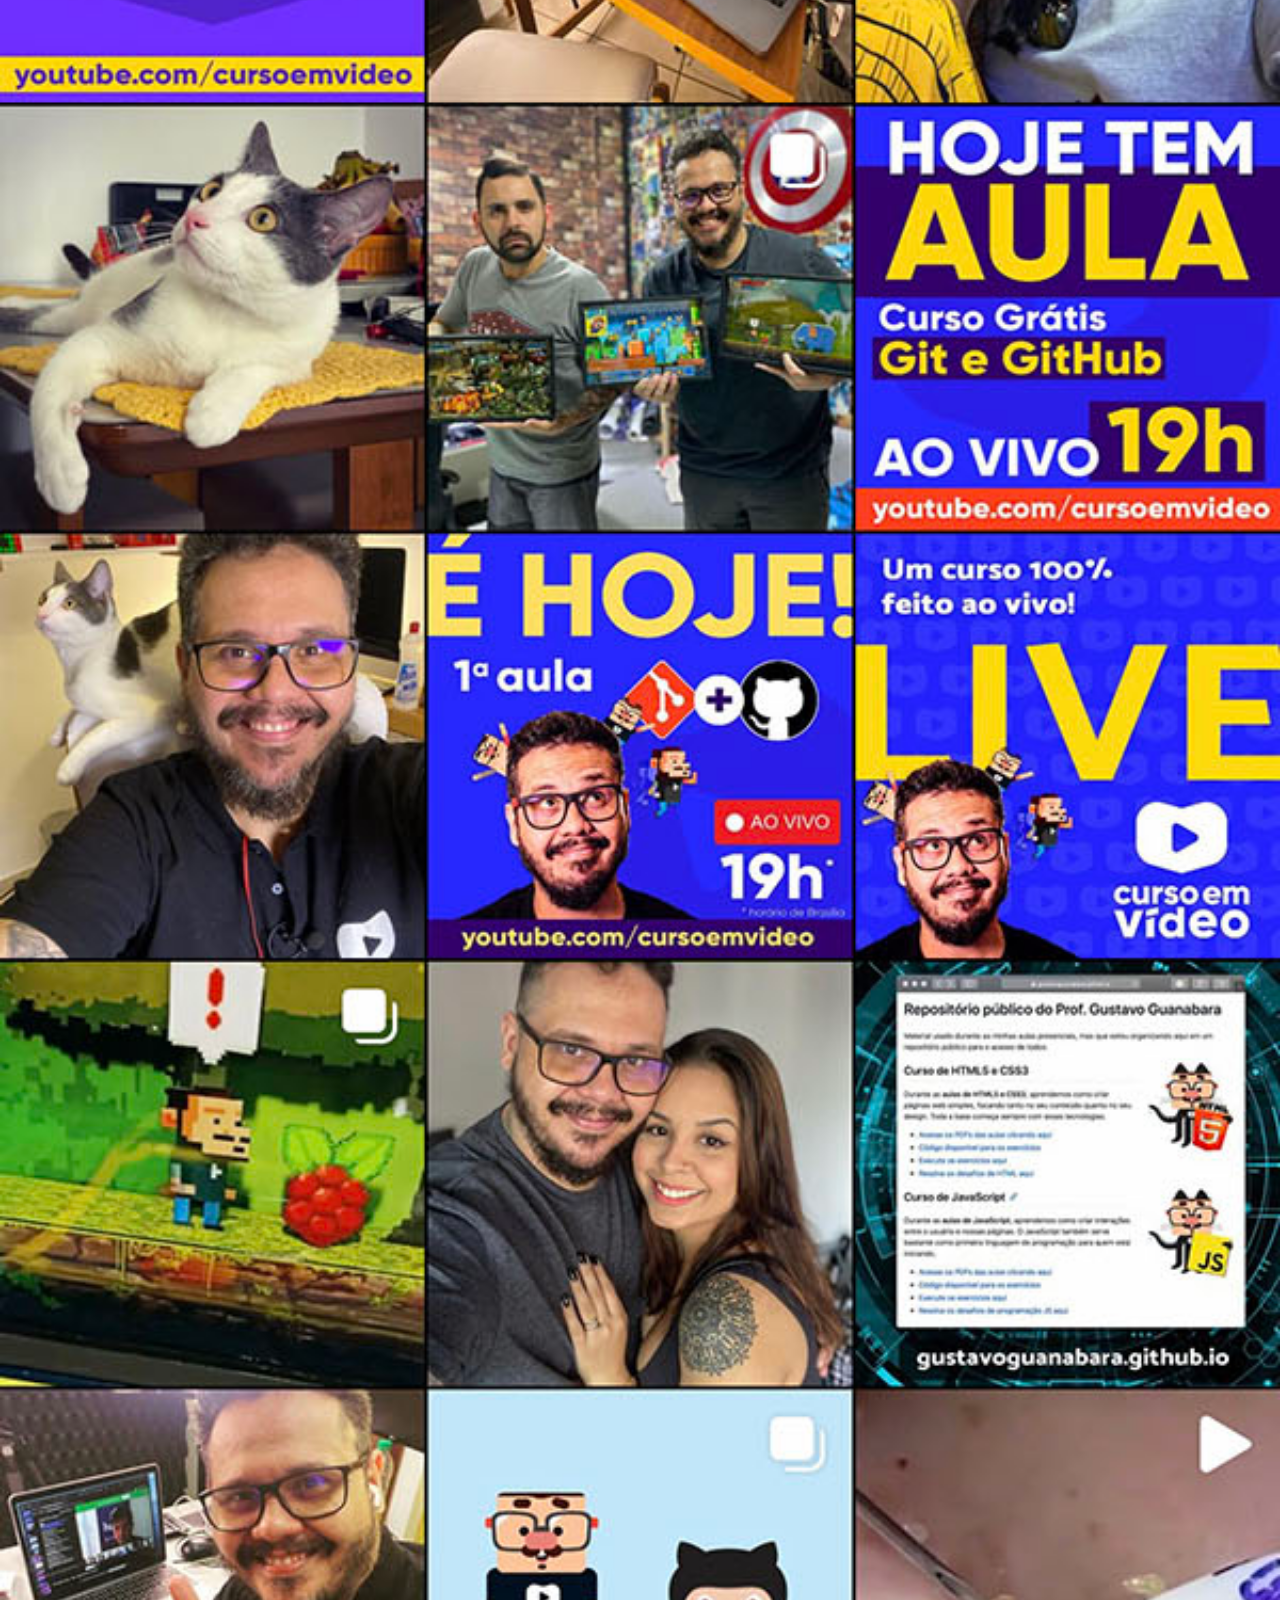
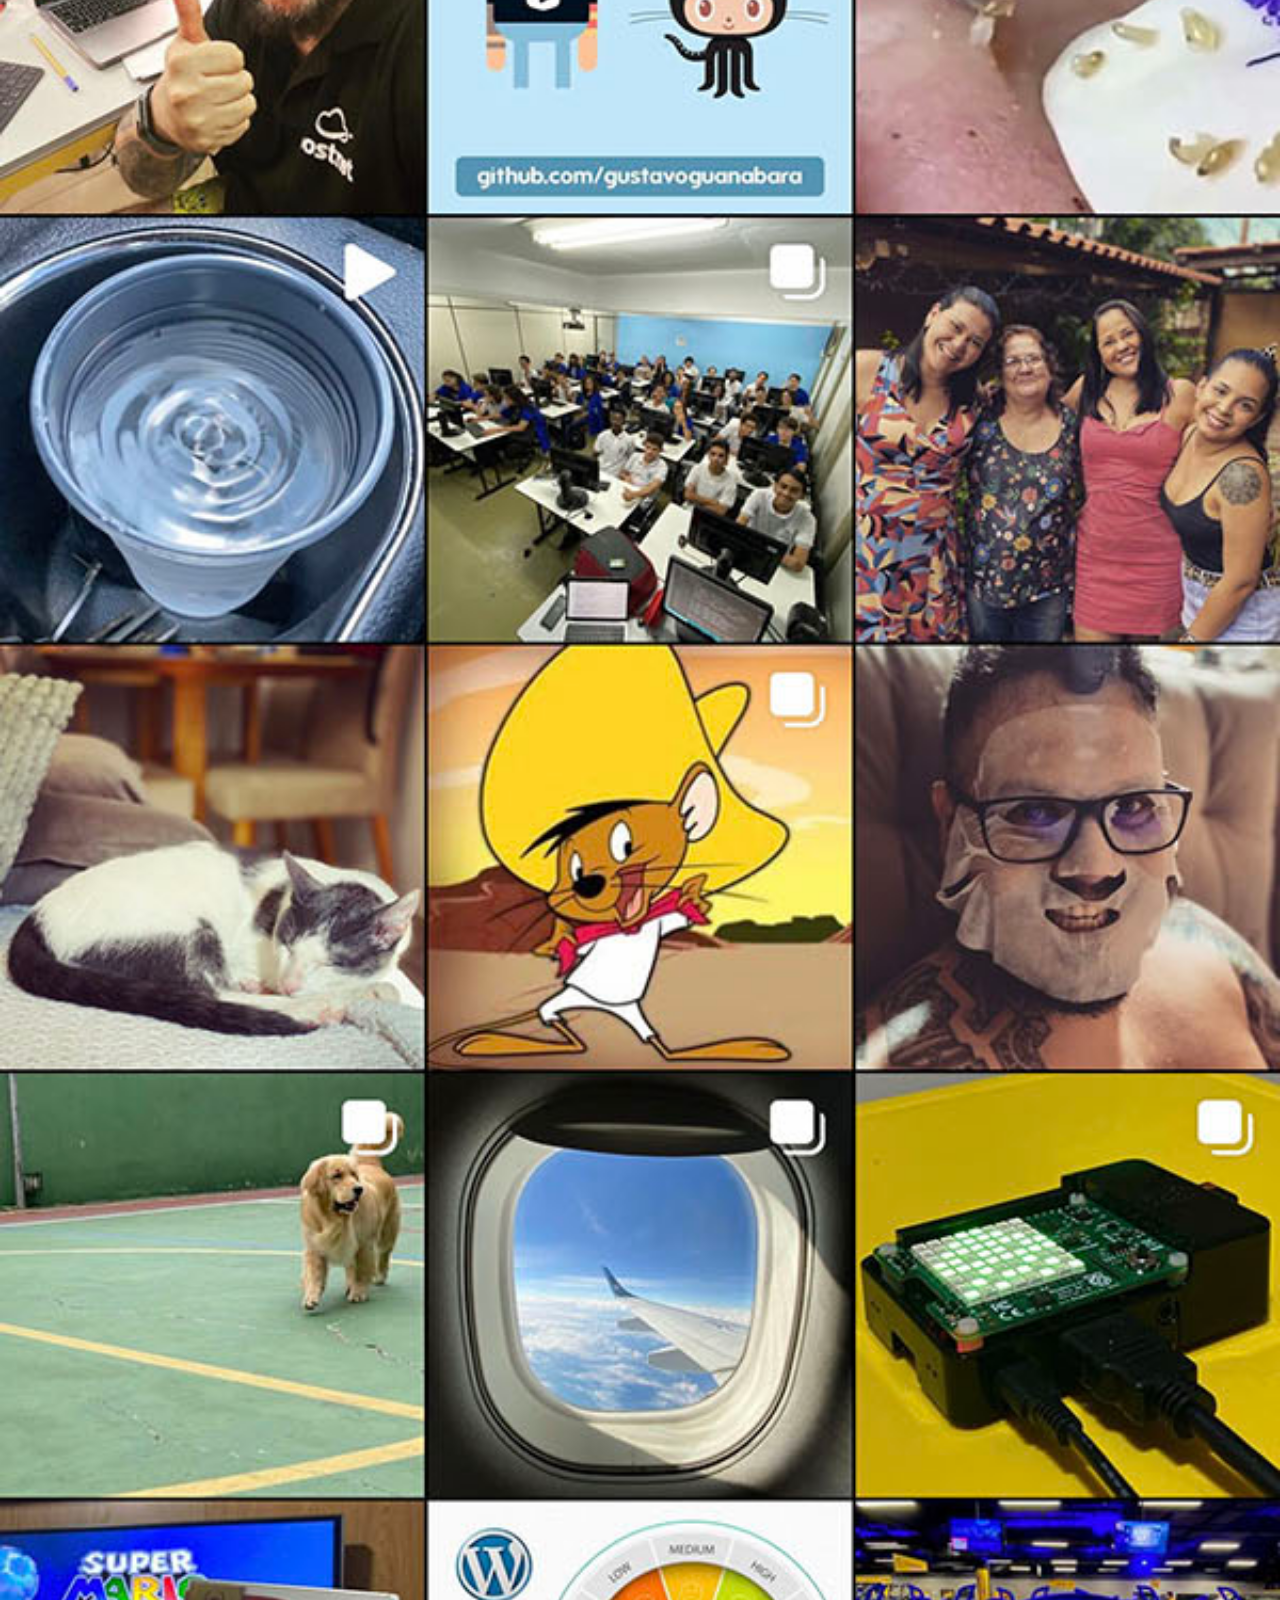
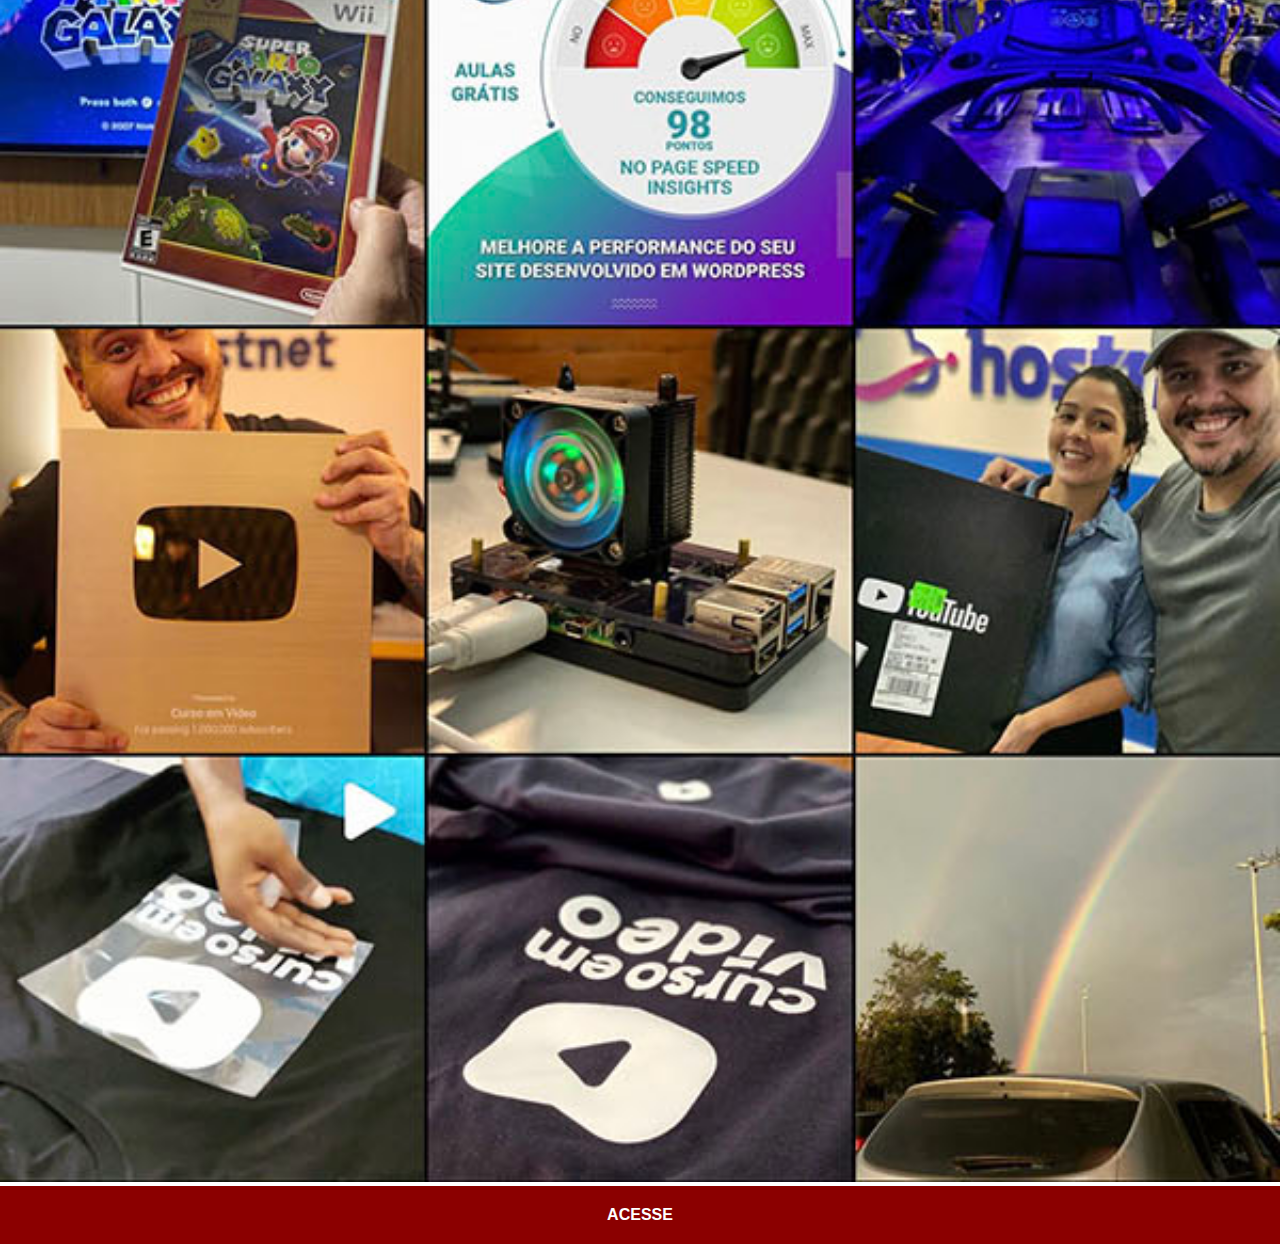
<file: instagram.html>
<!DOCTYPE html>
<html lang="en">
<head>
    <meta charset="UTF-8">
    <meta name="viewport" content="width=device-width, initial-scale=1.0">
    <title>Instagram</title>
    <link rel="stylesheet" href="estilos/social.css">
</head>
<body>
    <img src="imagens/tela-instagram.jpg" alt="Instagram">
    <a href="https://www.instagram.com/gustavoguanabara/" target="_blank">ACESSE</a>
</body>
</html>
</file>
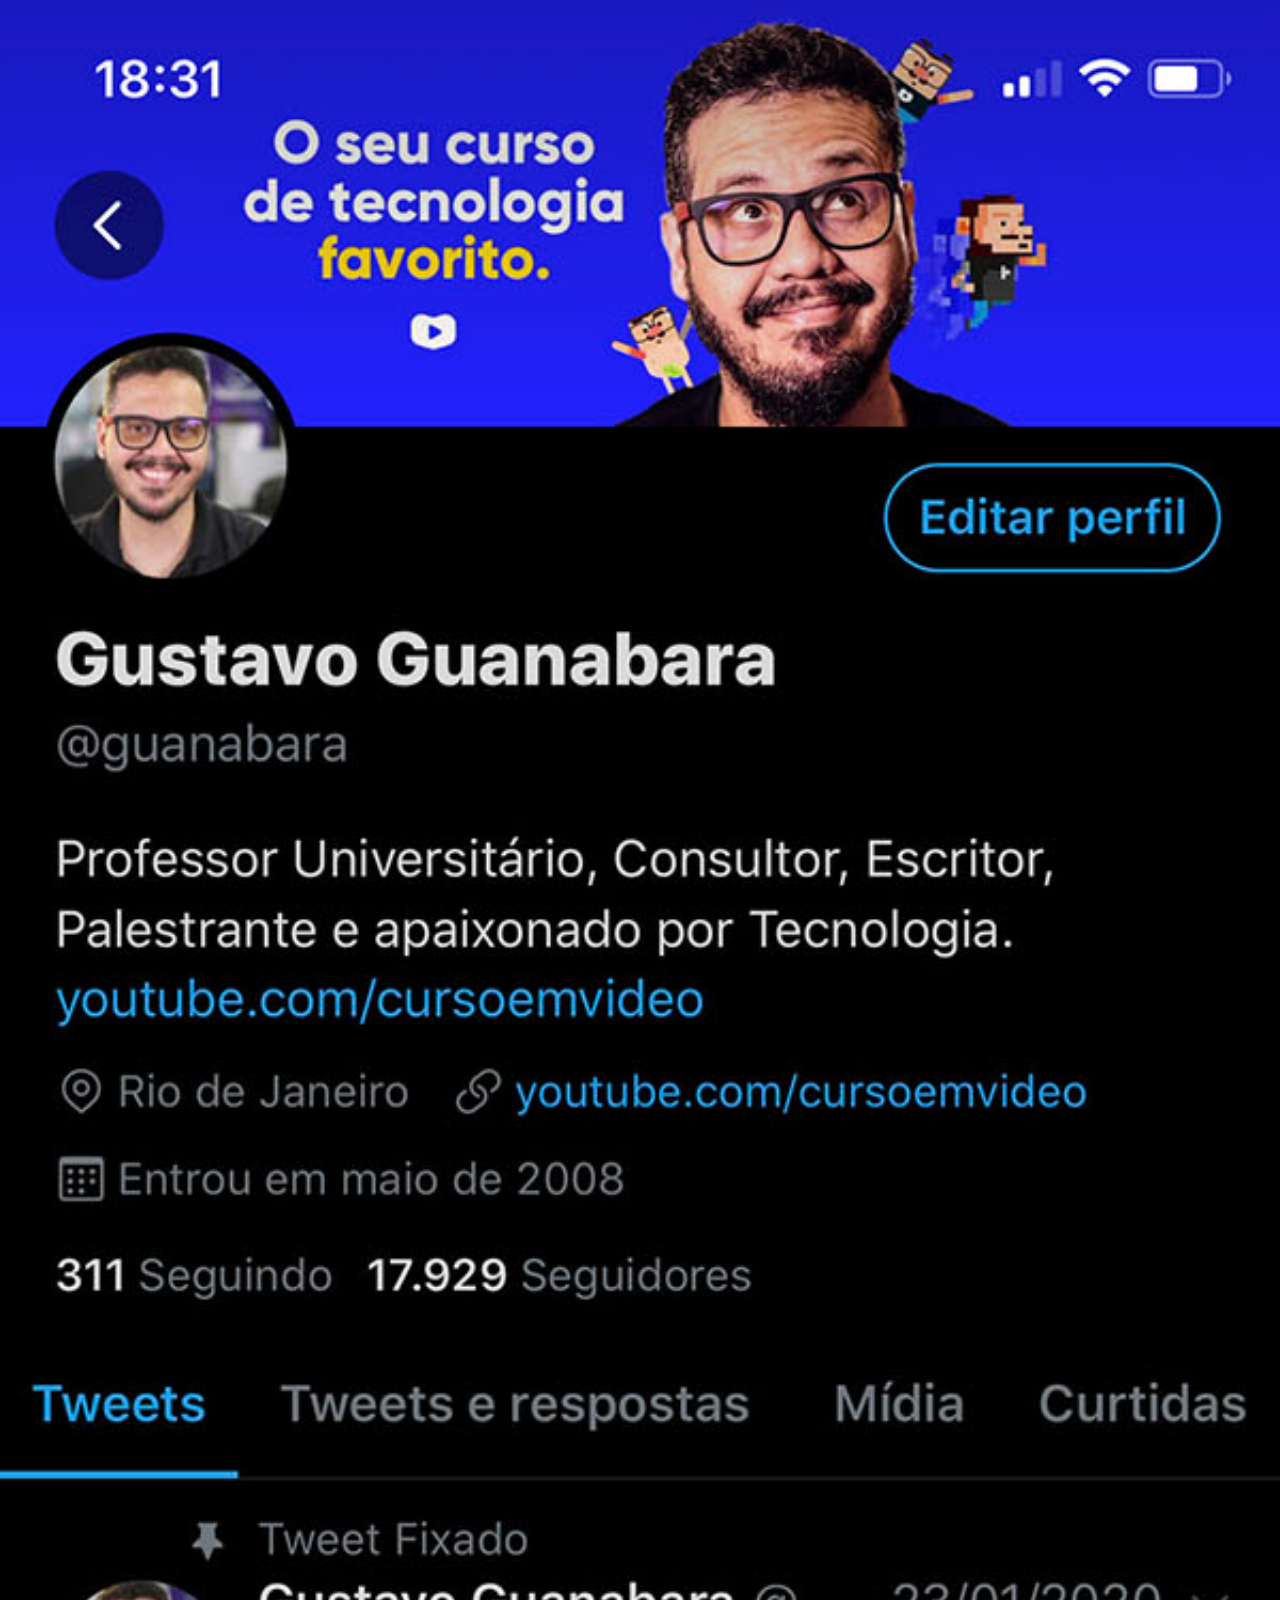
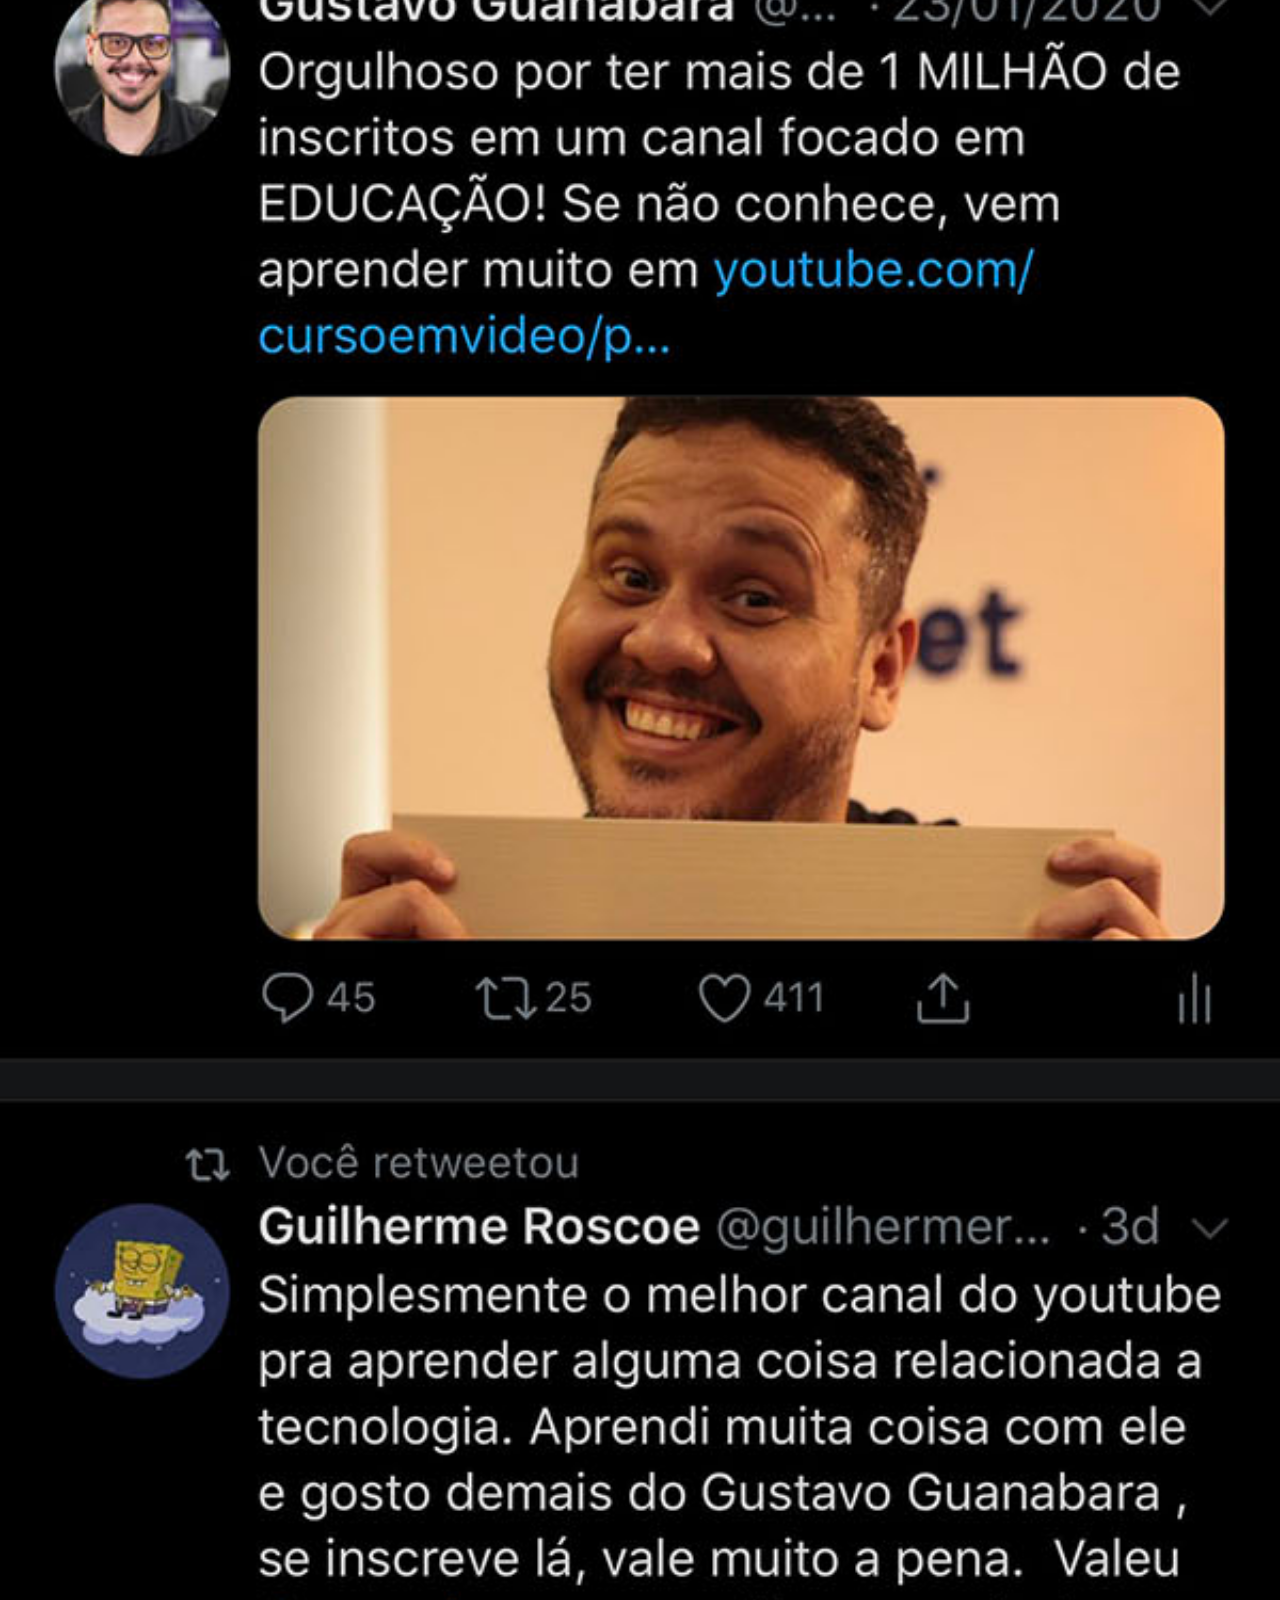
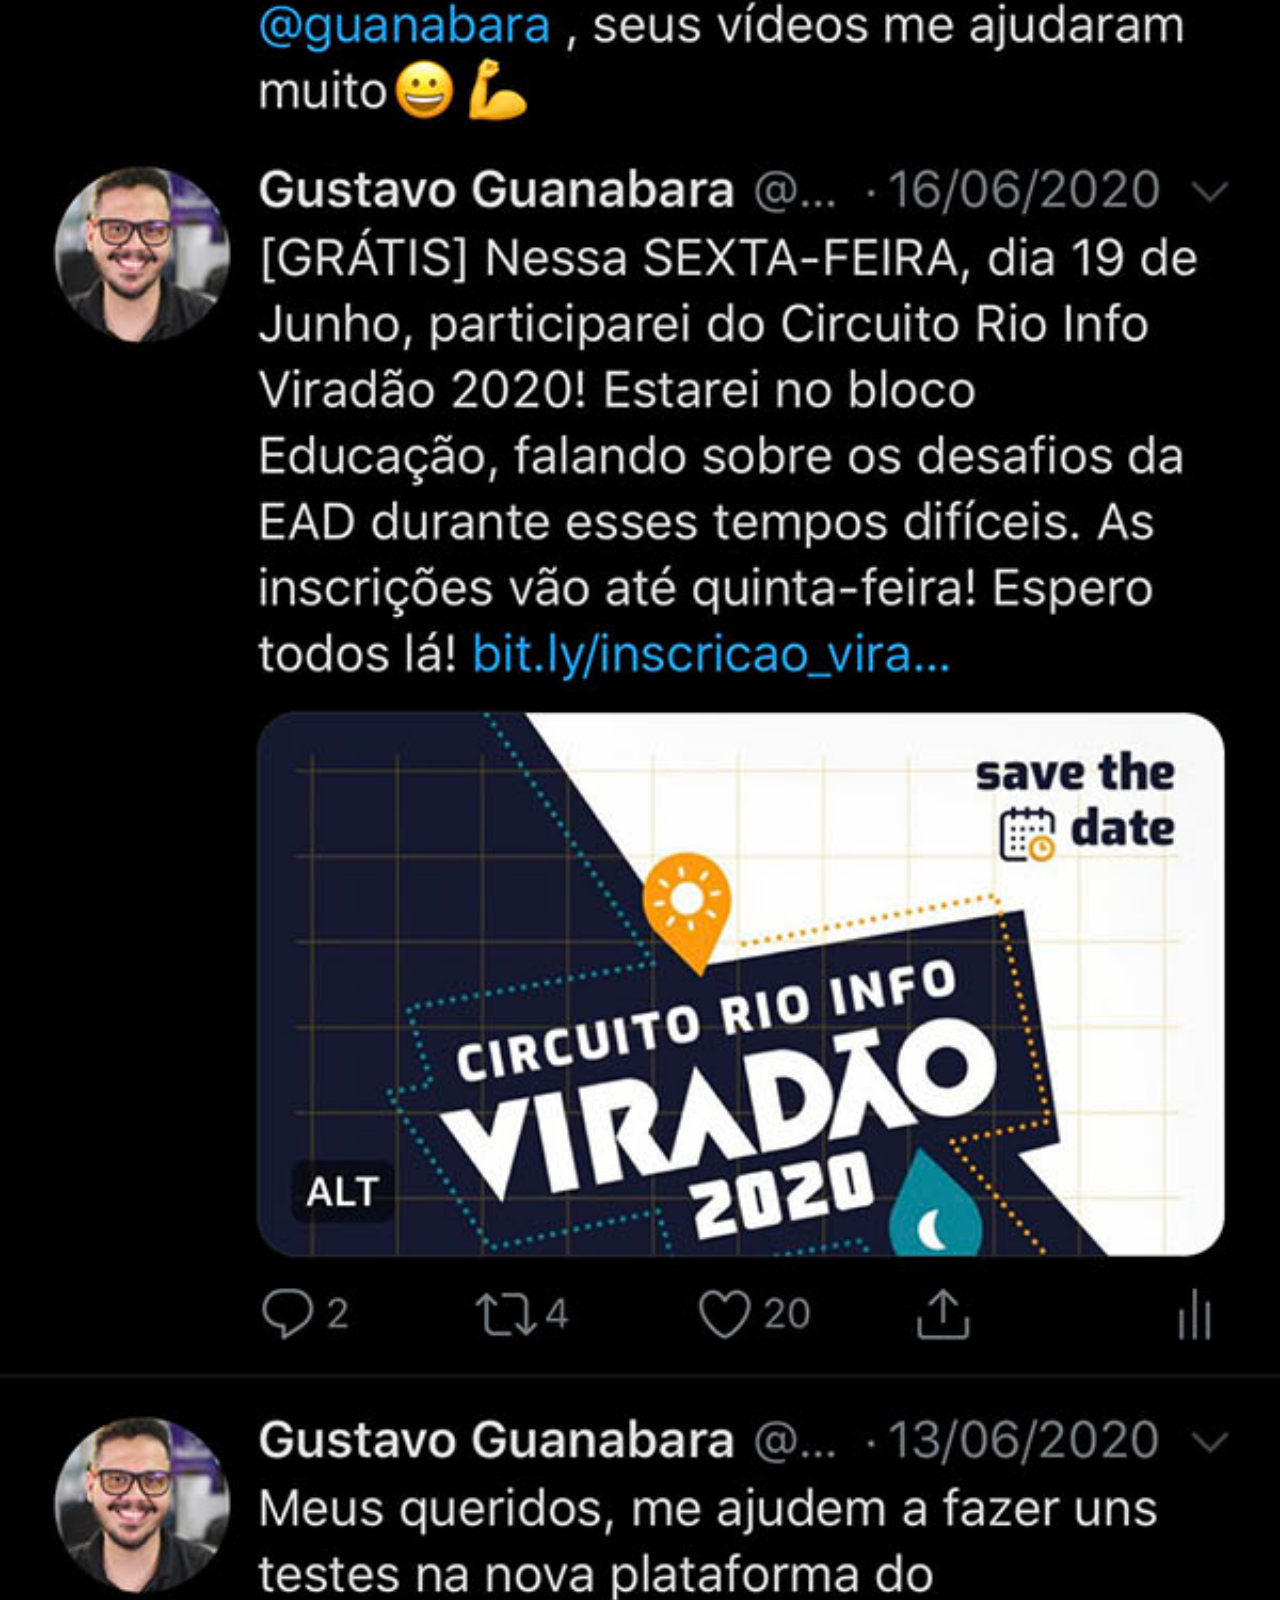
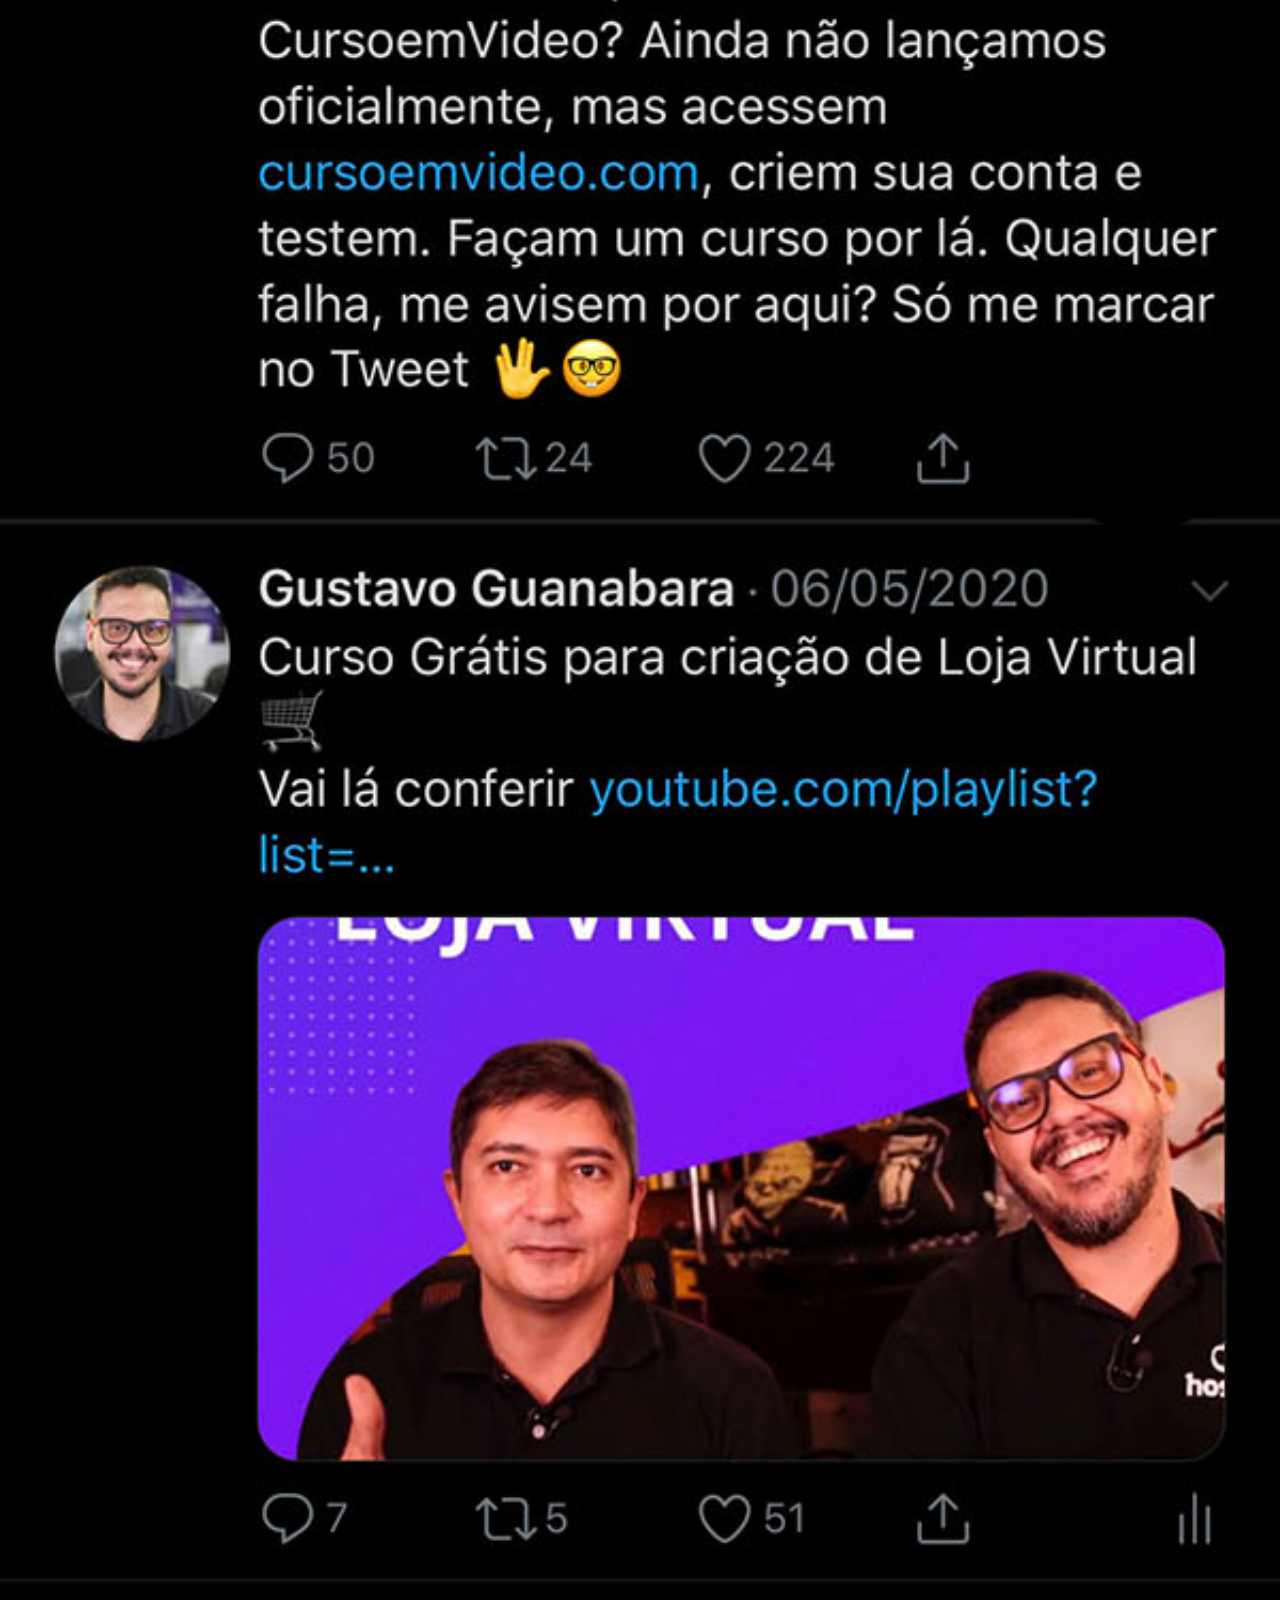
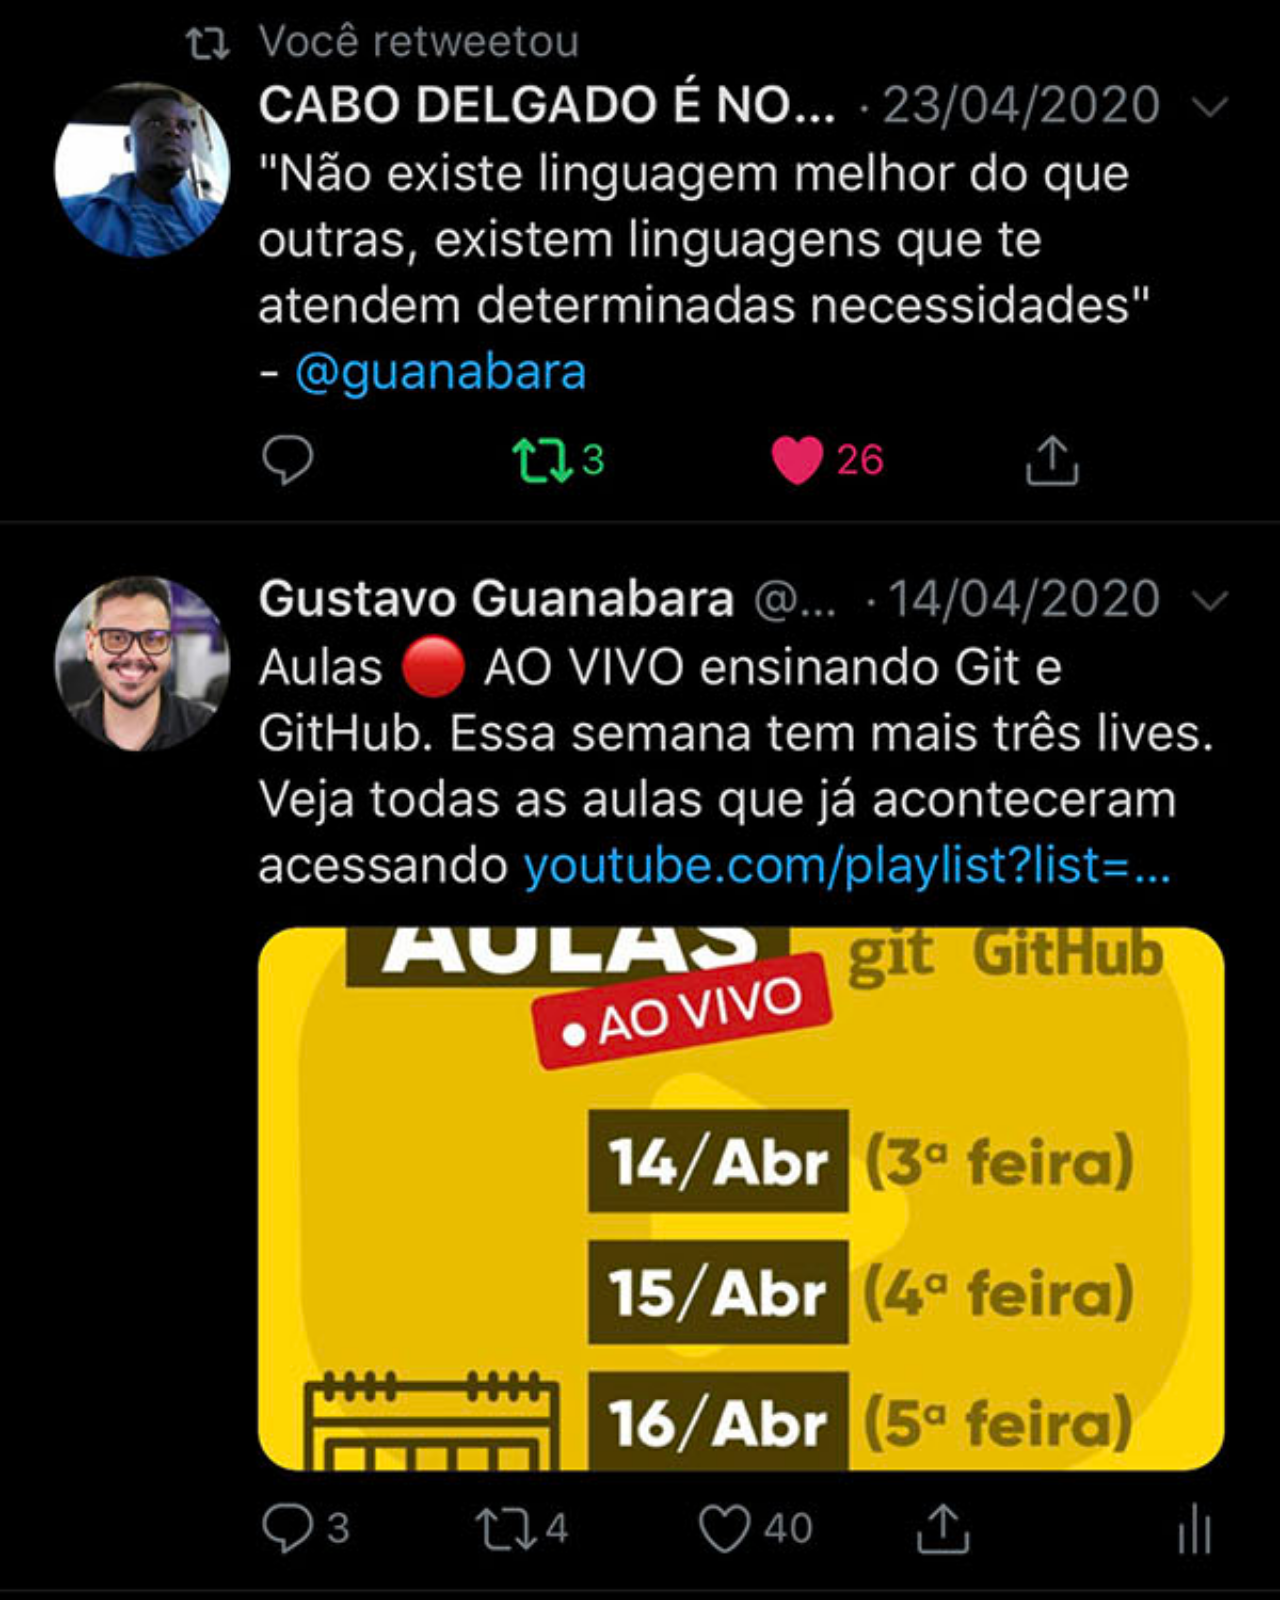
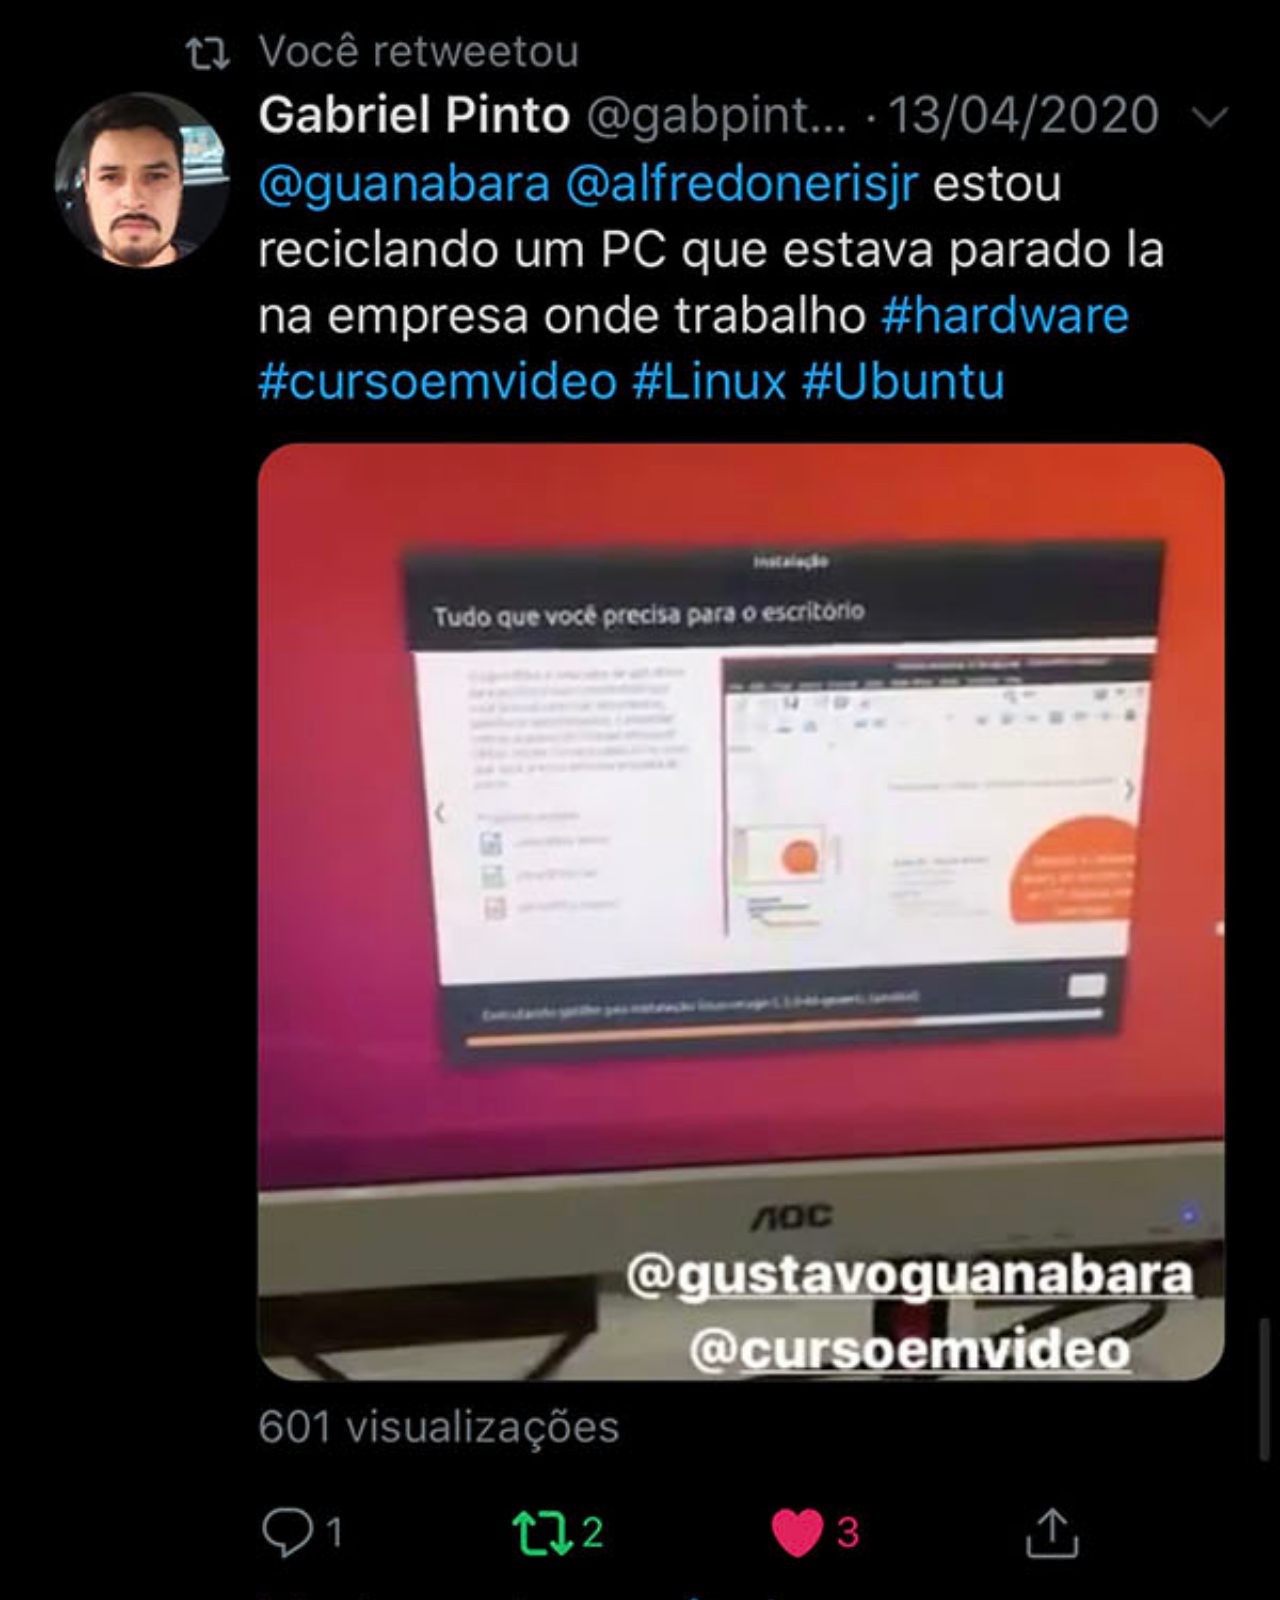
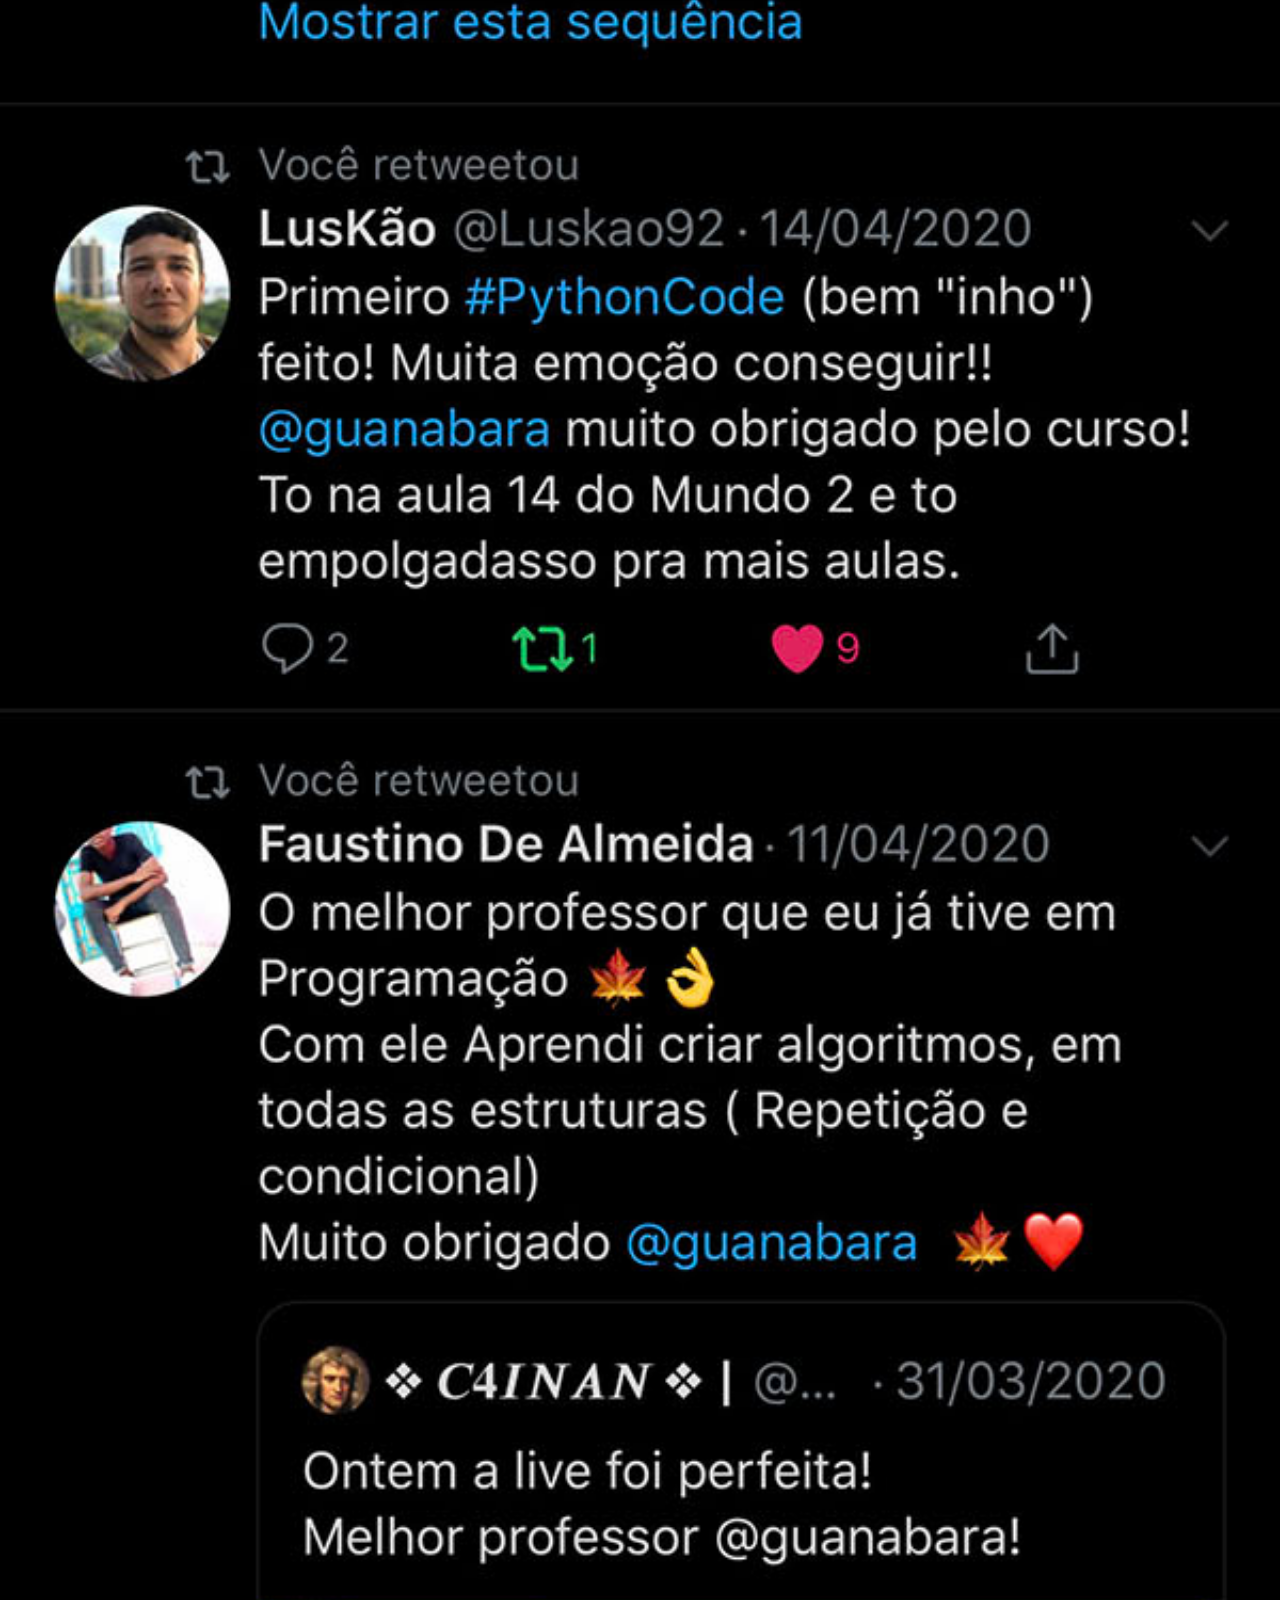
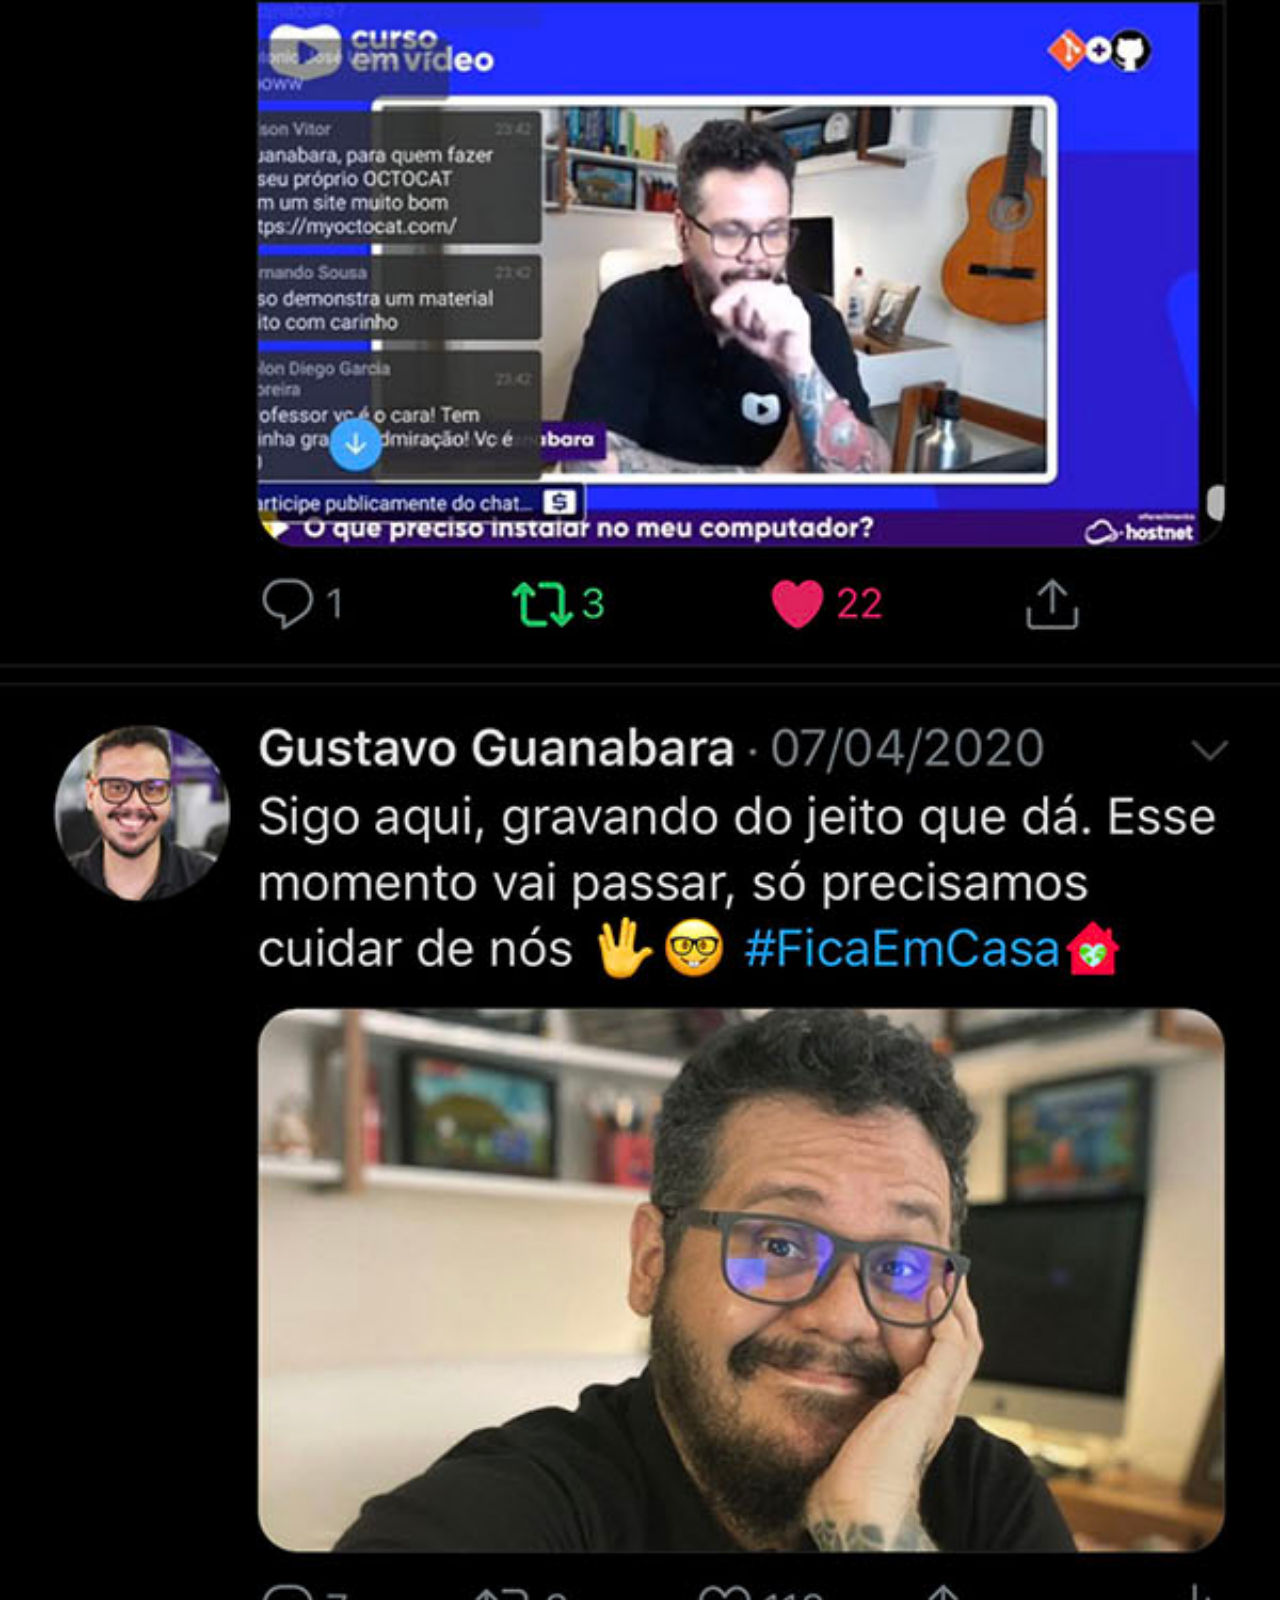
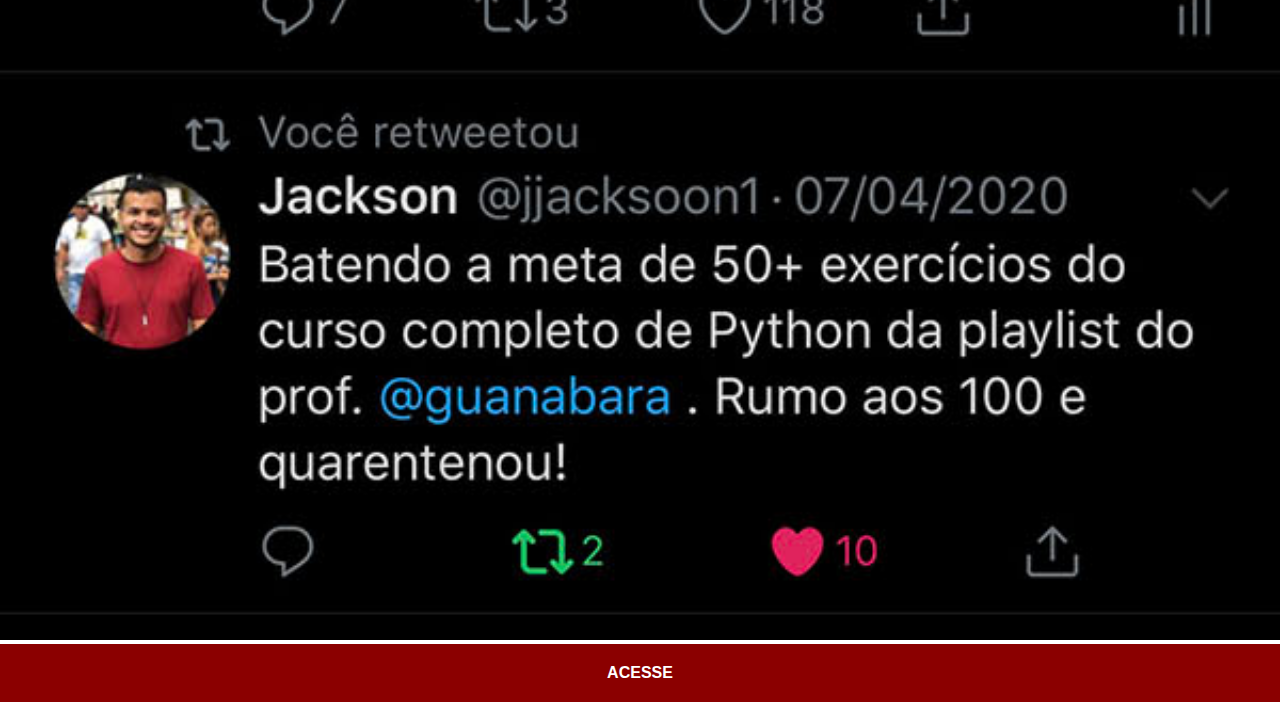
<file: twitter.html>
<!DOCTYPE html>
<html lang="pt-br">
<head>
    <meta charset="UTF-8">
    <meta name="viewport" content="width=device-width, initial-scale=1.0">
    <title>Twitter</title>
    <link rel="stylesheet" href="estilos/social.css">
</head>
<body>
    <img src="imagens/tela-twitter.jpg" alt="Twitter">
    <a href="https://twitter.com/guanabara" target="_blank">ACESSE</a>
</body>
</html>
</file>
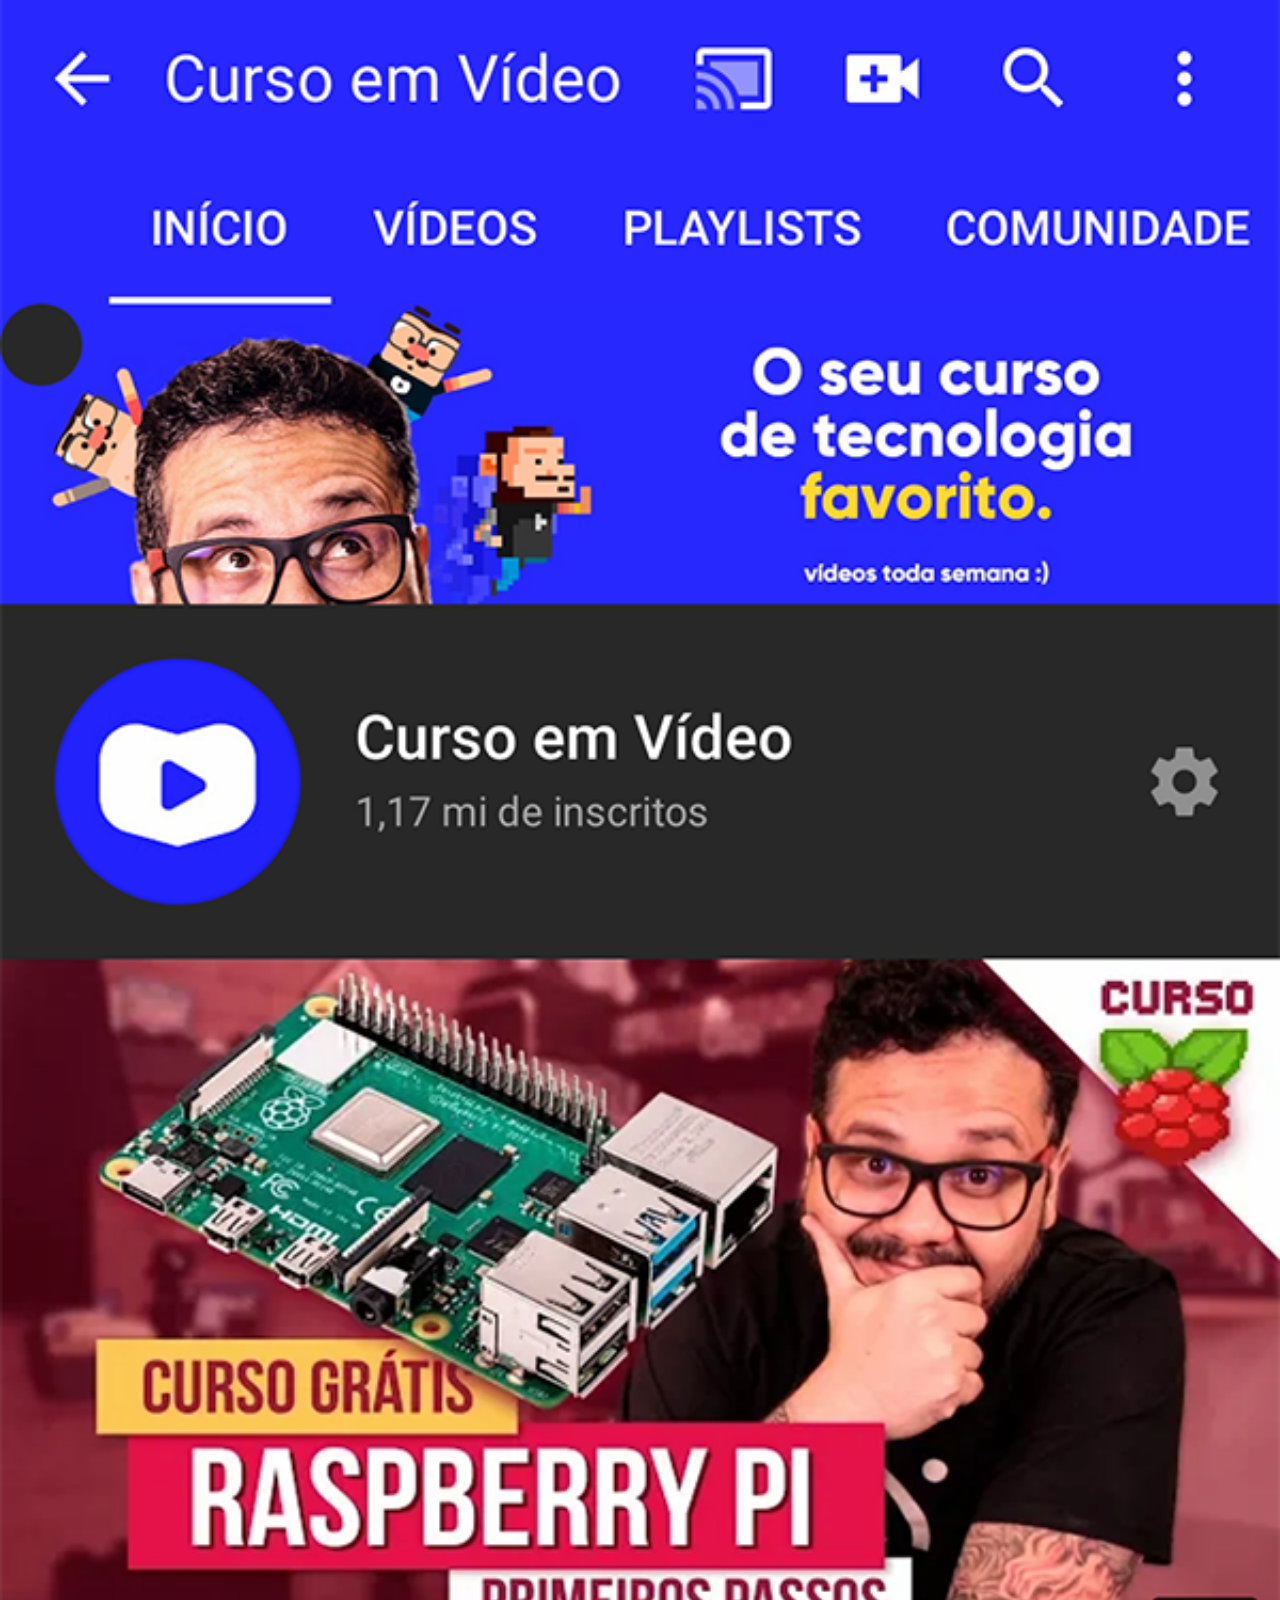
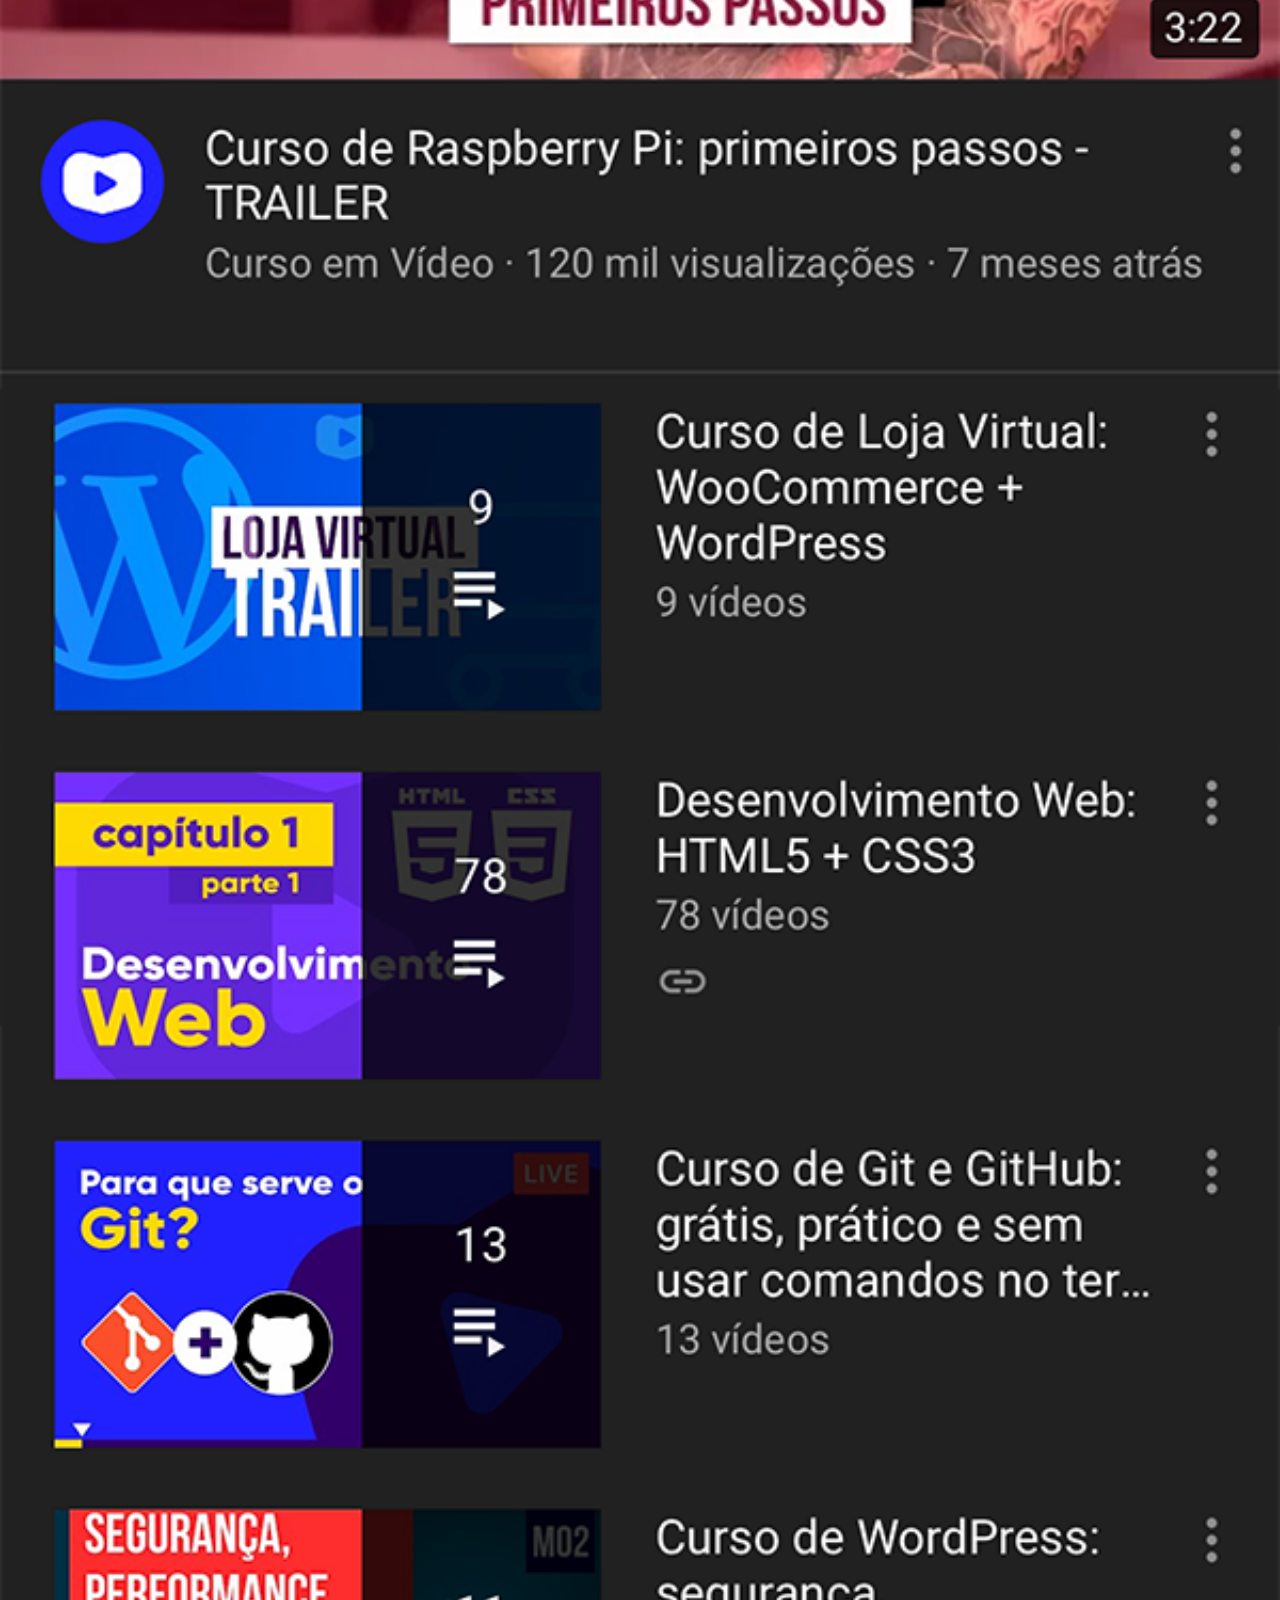
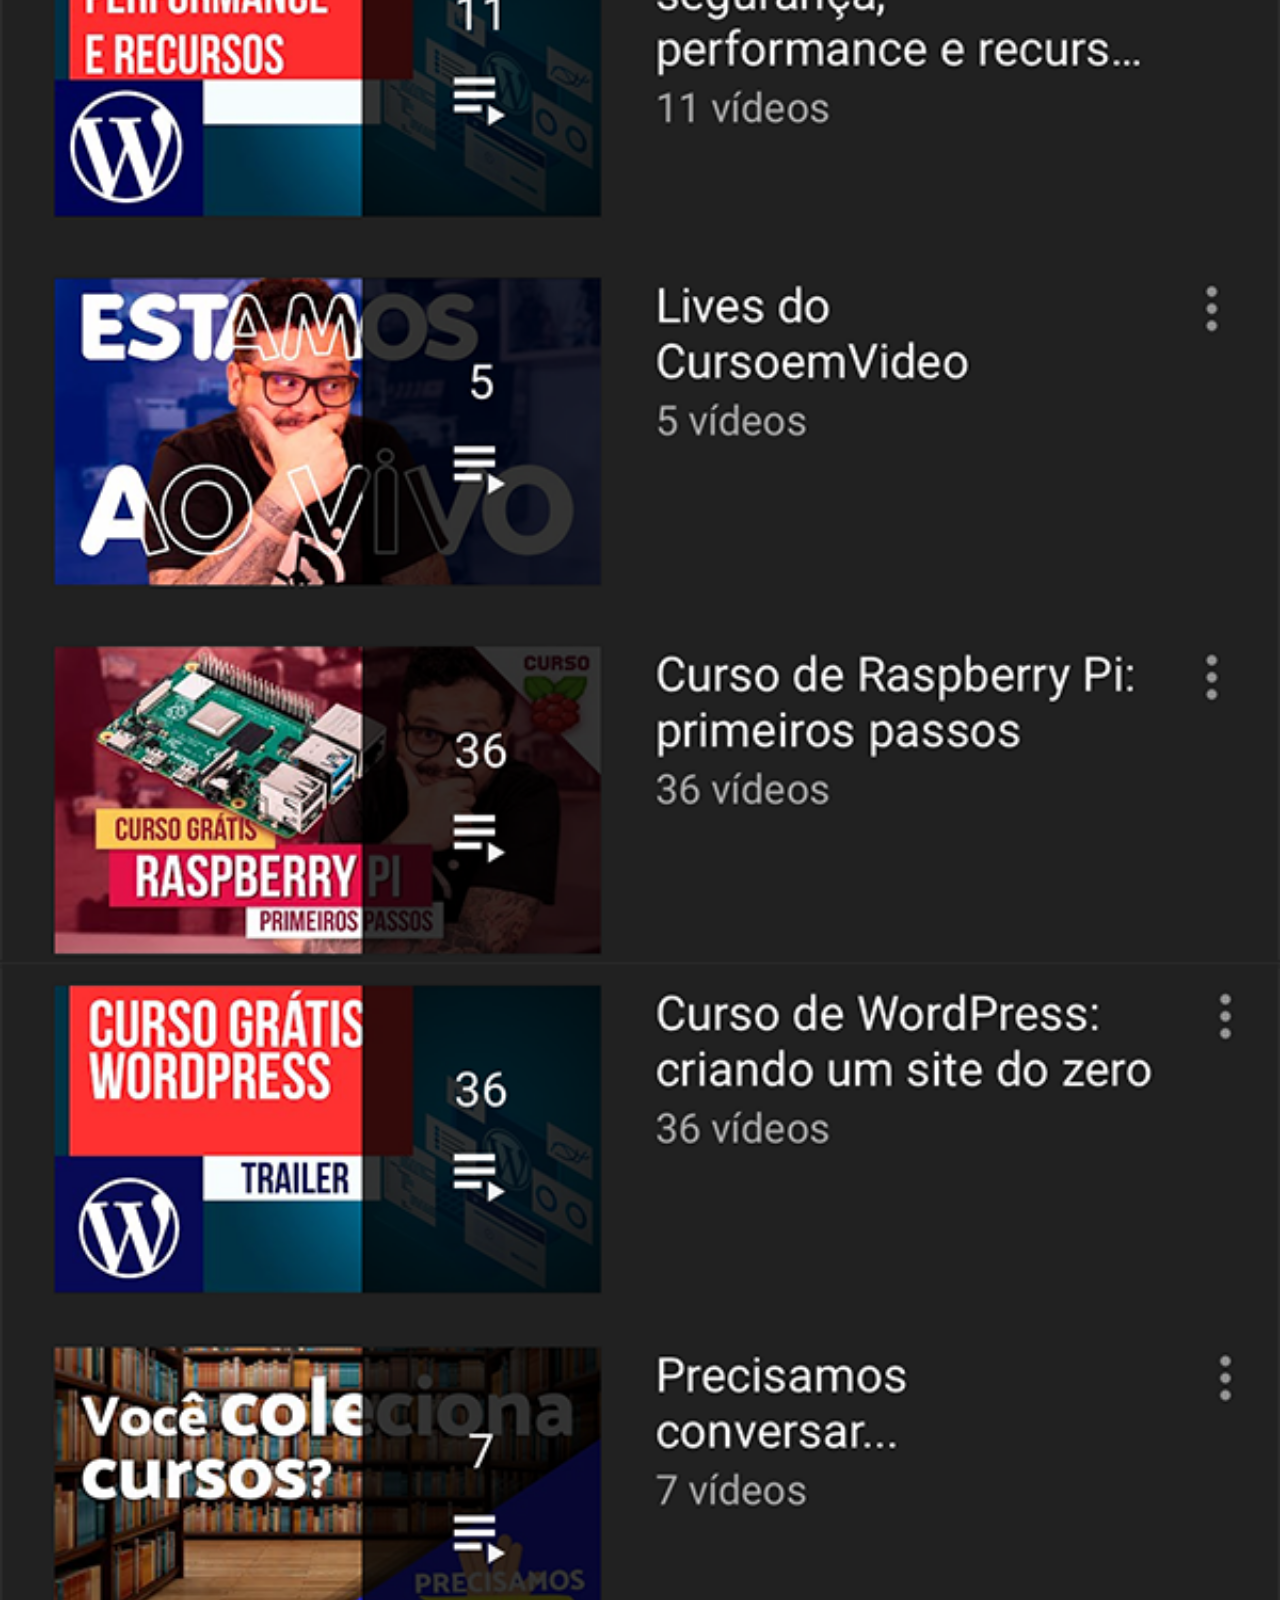
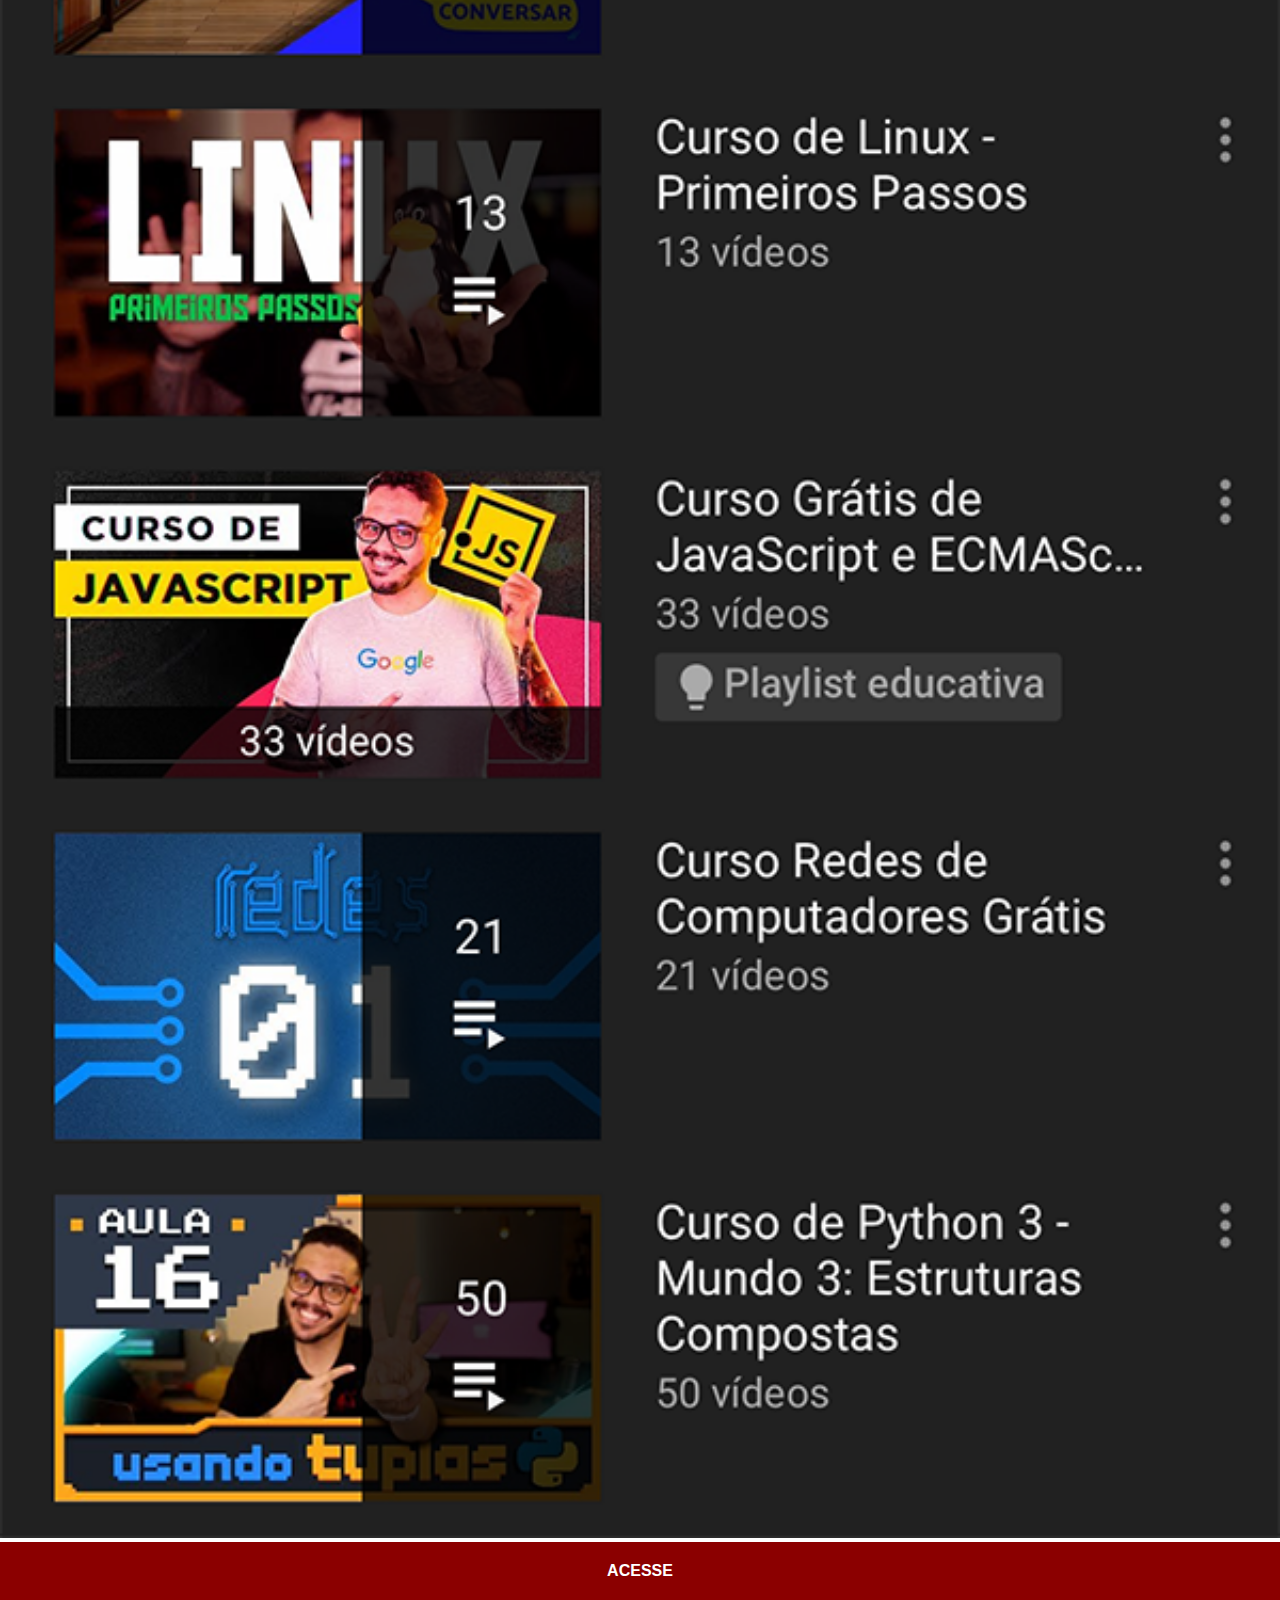
<file: youtube.html>
<!DOCTYPE html>
<html lang="pt-br">
<head>
    <meta charset="UTF-8">
    <meta name="viewport" content="width=device-width, initial-scale=1.0">
    <title>YouTube</title>
    <link rel="stylesheet" href="estilos/social.css">
</head>
<body>
    <img src="imagens/tela-youtube.png" alt="YouTube">
    <a href="https://www.youtube.com/@CursoemVideo" target="_blank">ACESSE</a>
</body>
</html>
</file>
<file: estilos/style.css>
@charset "UTF-8";
*{
    margin: 0px;
    padding: 0px;
    font-family: Arial, Helvetica, sans-serif;
}
html, body{
    height: 100vh;
    width: 100vw;
    background-color: black;
}
body{
    background: url(../imagens/fundo-madeira.jpg) no-repeat top center;
    background-size: cover;
    background-attachment: fixed;
}
main{
    position: relative;
    height: 100vh;
   
}
section#telefone{
    position: absolute;
    top: 50%;
    left: 50%;
    transform: translate(-50%, -50%);

    height: 627px;
    width: 311px;
    background: url(../imagens/frame-iphone.png) no-repeat;
}
iframe#tela{
    position: relative;
    top: 80.5px;
    left: 21.5px;
    height: 471px;
    width: 267px;
}
section#redes-sociais{
    text-align: right;
}
section#redes-sociais img{
    width: 50px;
    border-radius: 50%;
    margin: 10px;
    box-shadow: 2px 2px 5px rgba(0, 0, 0, 0.473);
    text-align: right;
    box-sizing: border-box;
}
section#redes-sociais img:hover{
    border: 2px solid rgba(255, 255, 255, 0.658);
    transform: translate(-4px, -4px);
    box-shadow: 5px 5px 10px rgba(0, 0, 0, 0.562);
    transition: transform 0.5s, border 1s;
}
</file>
<file: estilos/social.css>
@charset "UTF-8";

*{
    margin:0px;
    padding: 0px;
    font-family: Arial, Helvetica, sans-serif;
}
::-webkit-scrollbar{
    width: 0px;
    height: 0px;
}
img{
    width: 100vw;
}
a{
    display: block;
    background-color: darkred;
    color: white;
    padding: 20px;
    text-align: center;
    font-weight: bolder;
    text-decoration: none;
}
a:hover{
    background-color: red;
}
</file>
